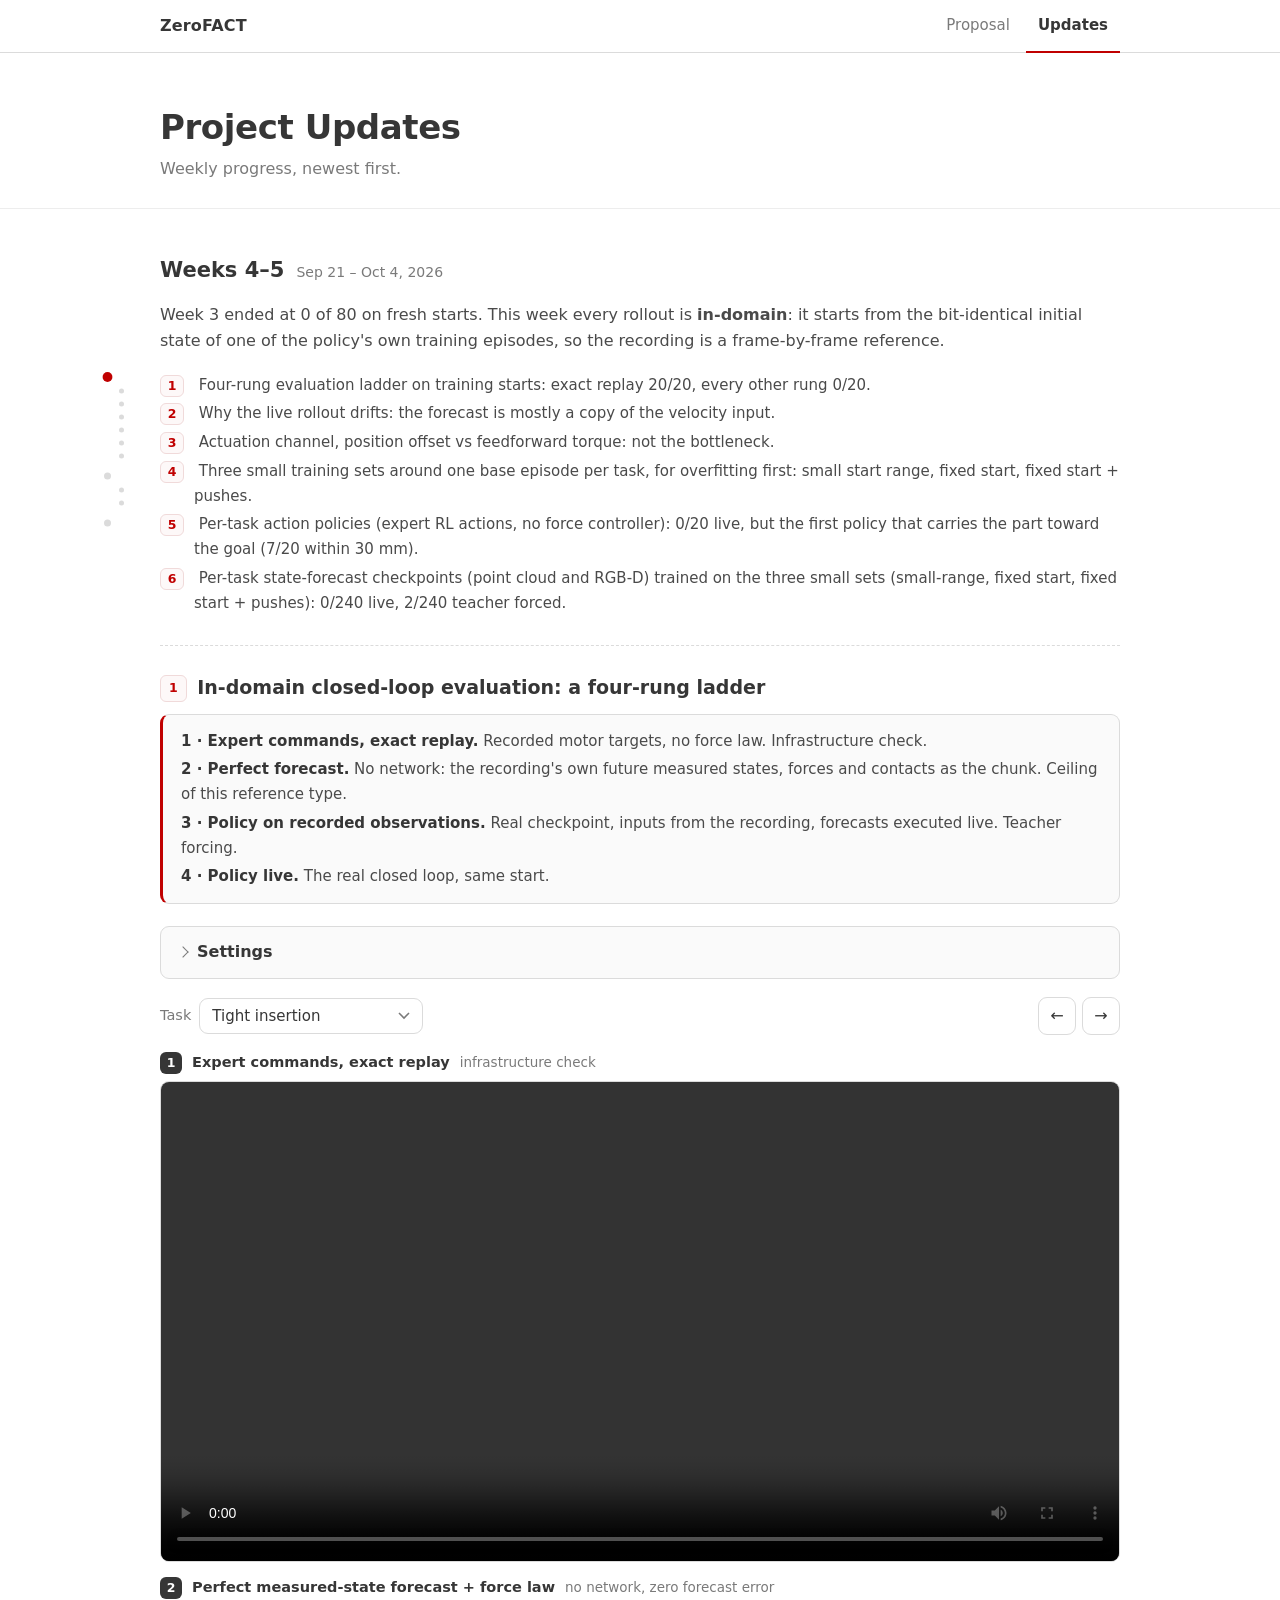
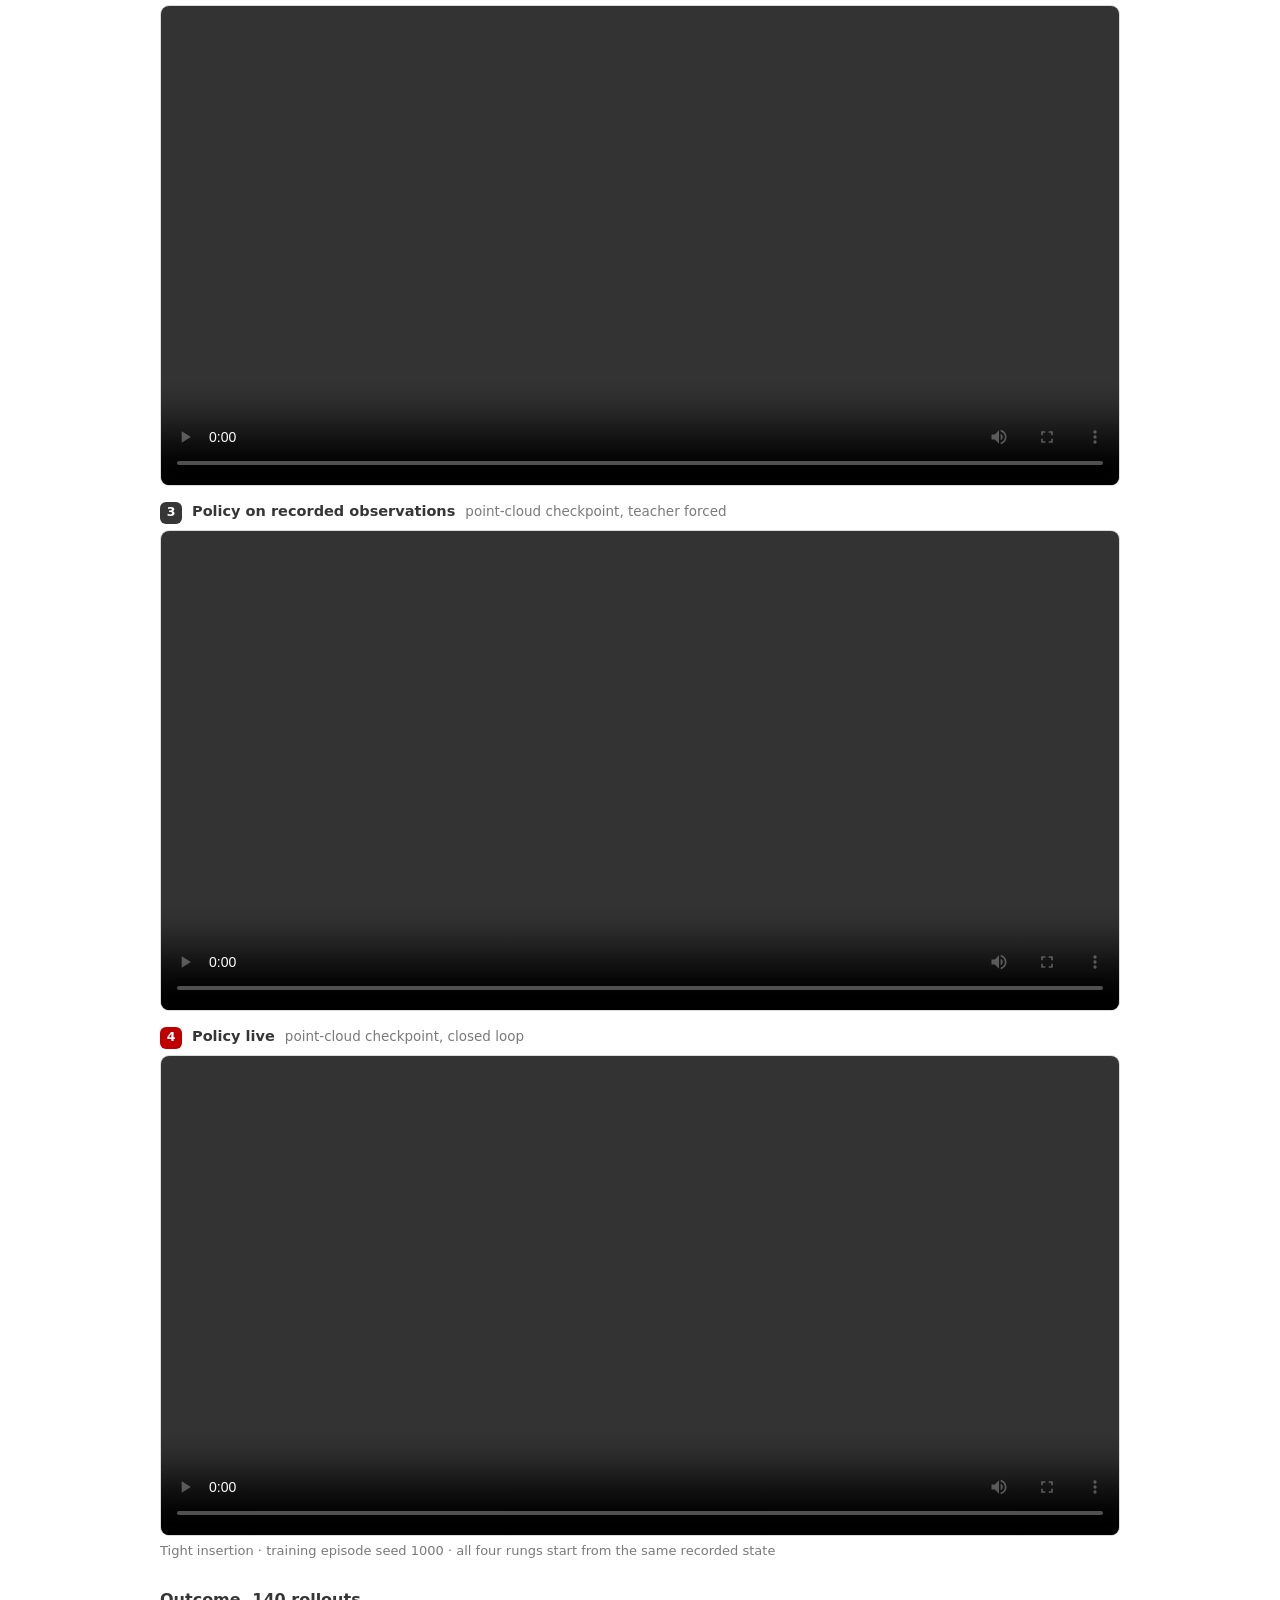
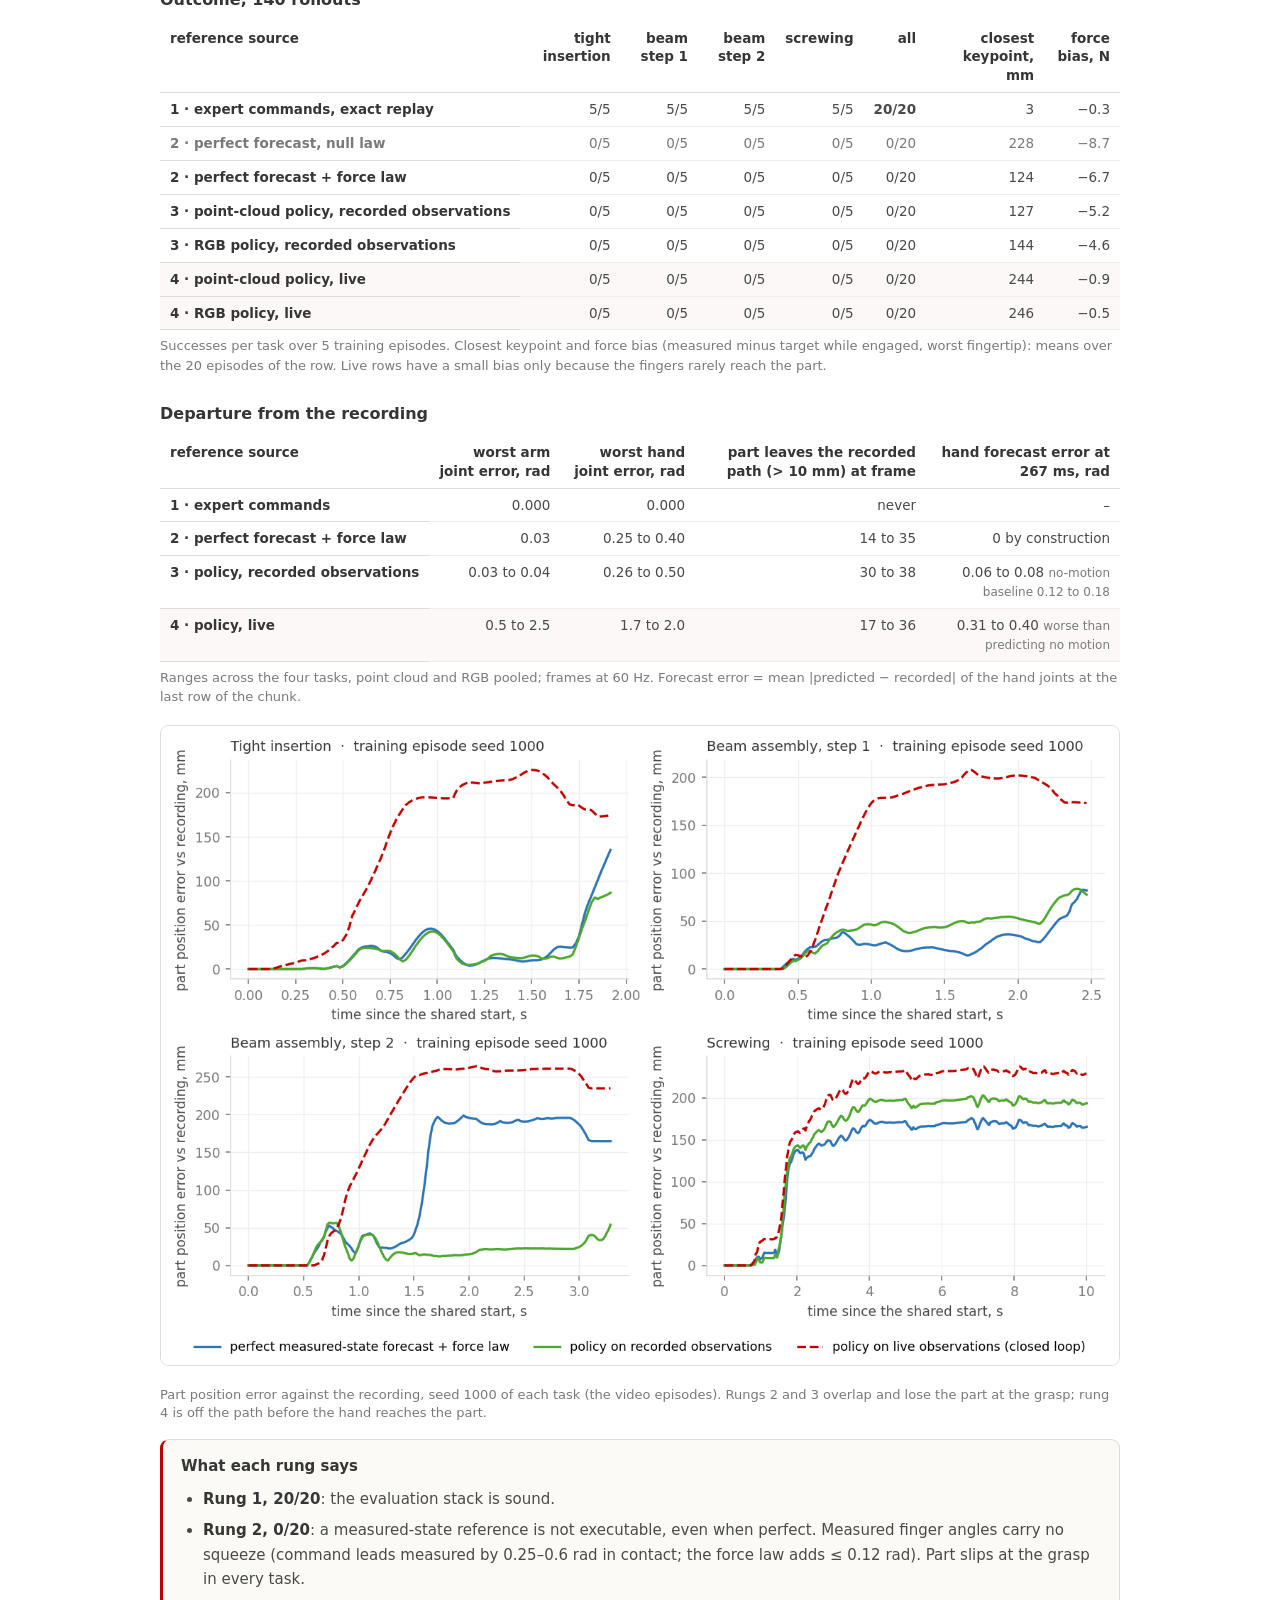
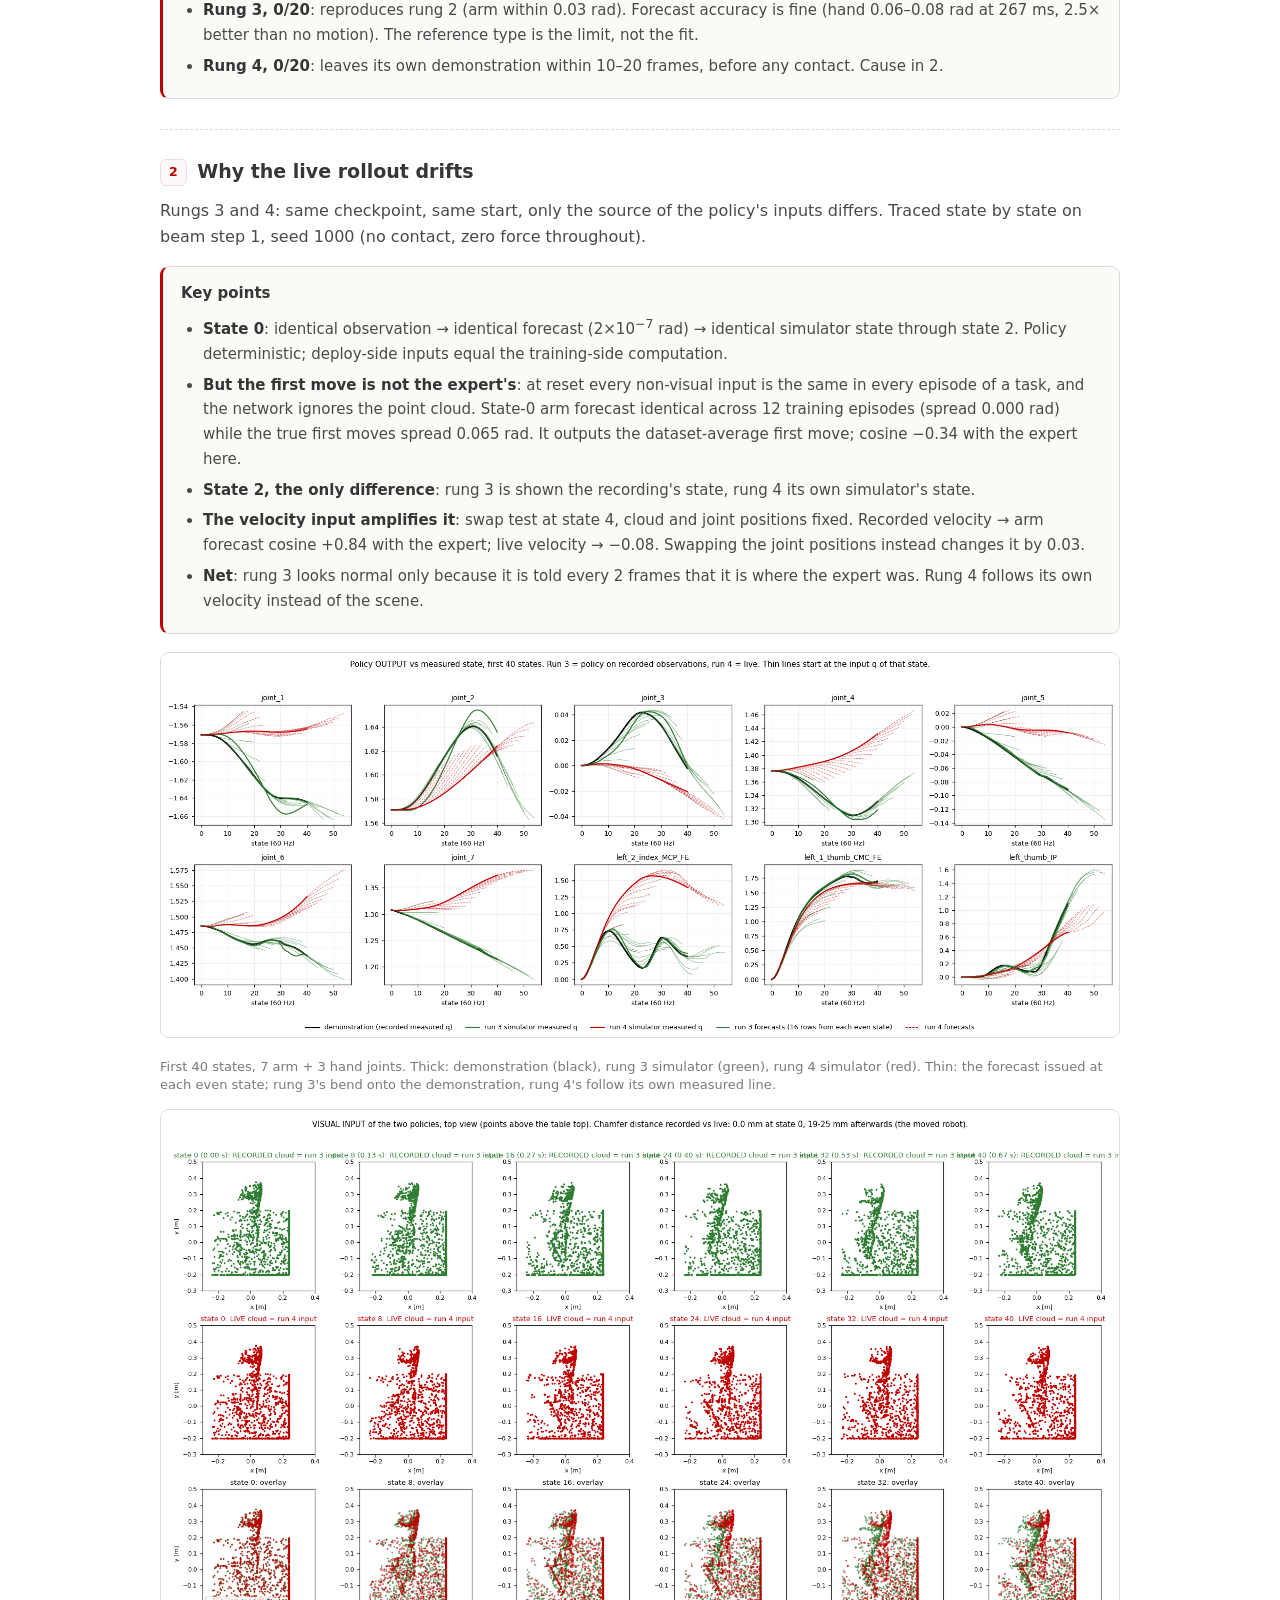
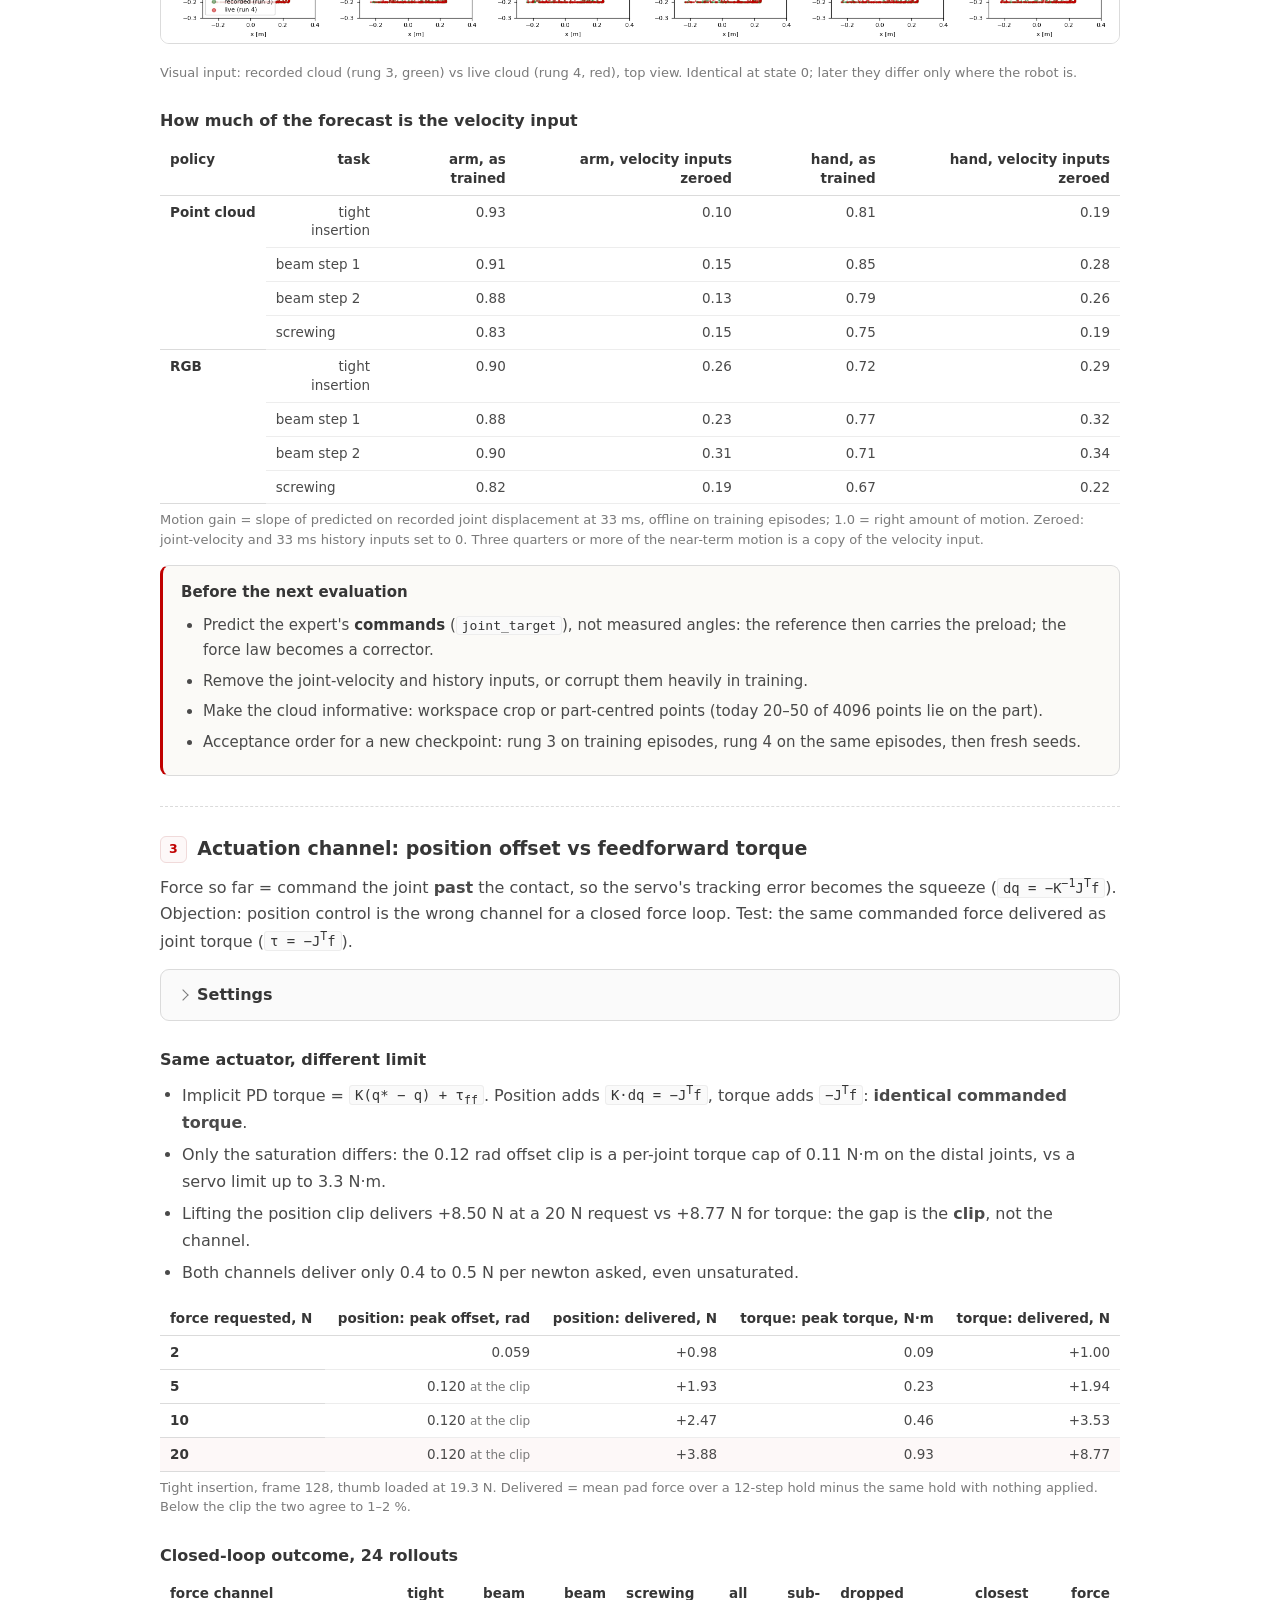
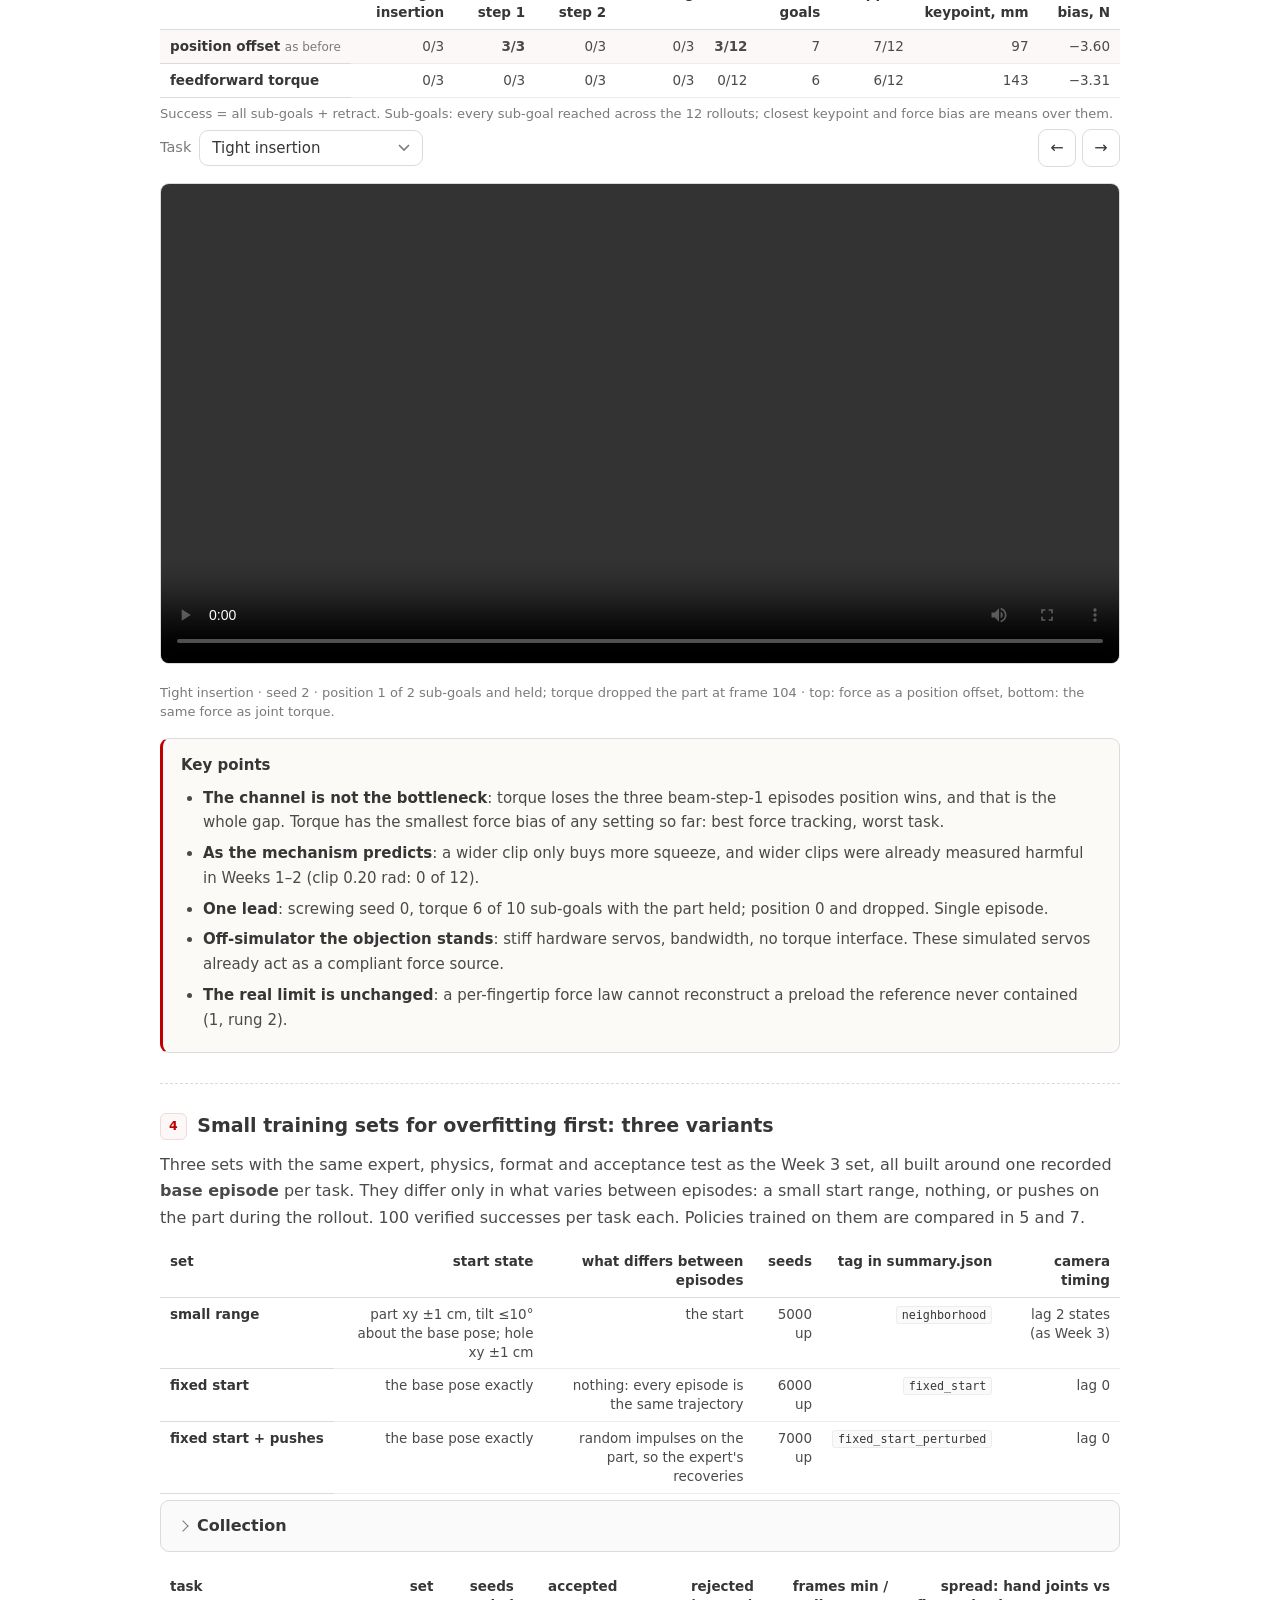
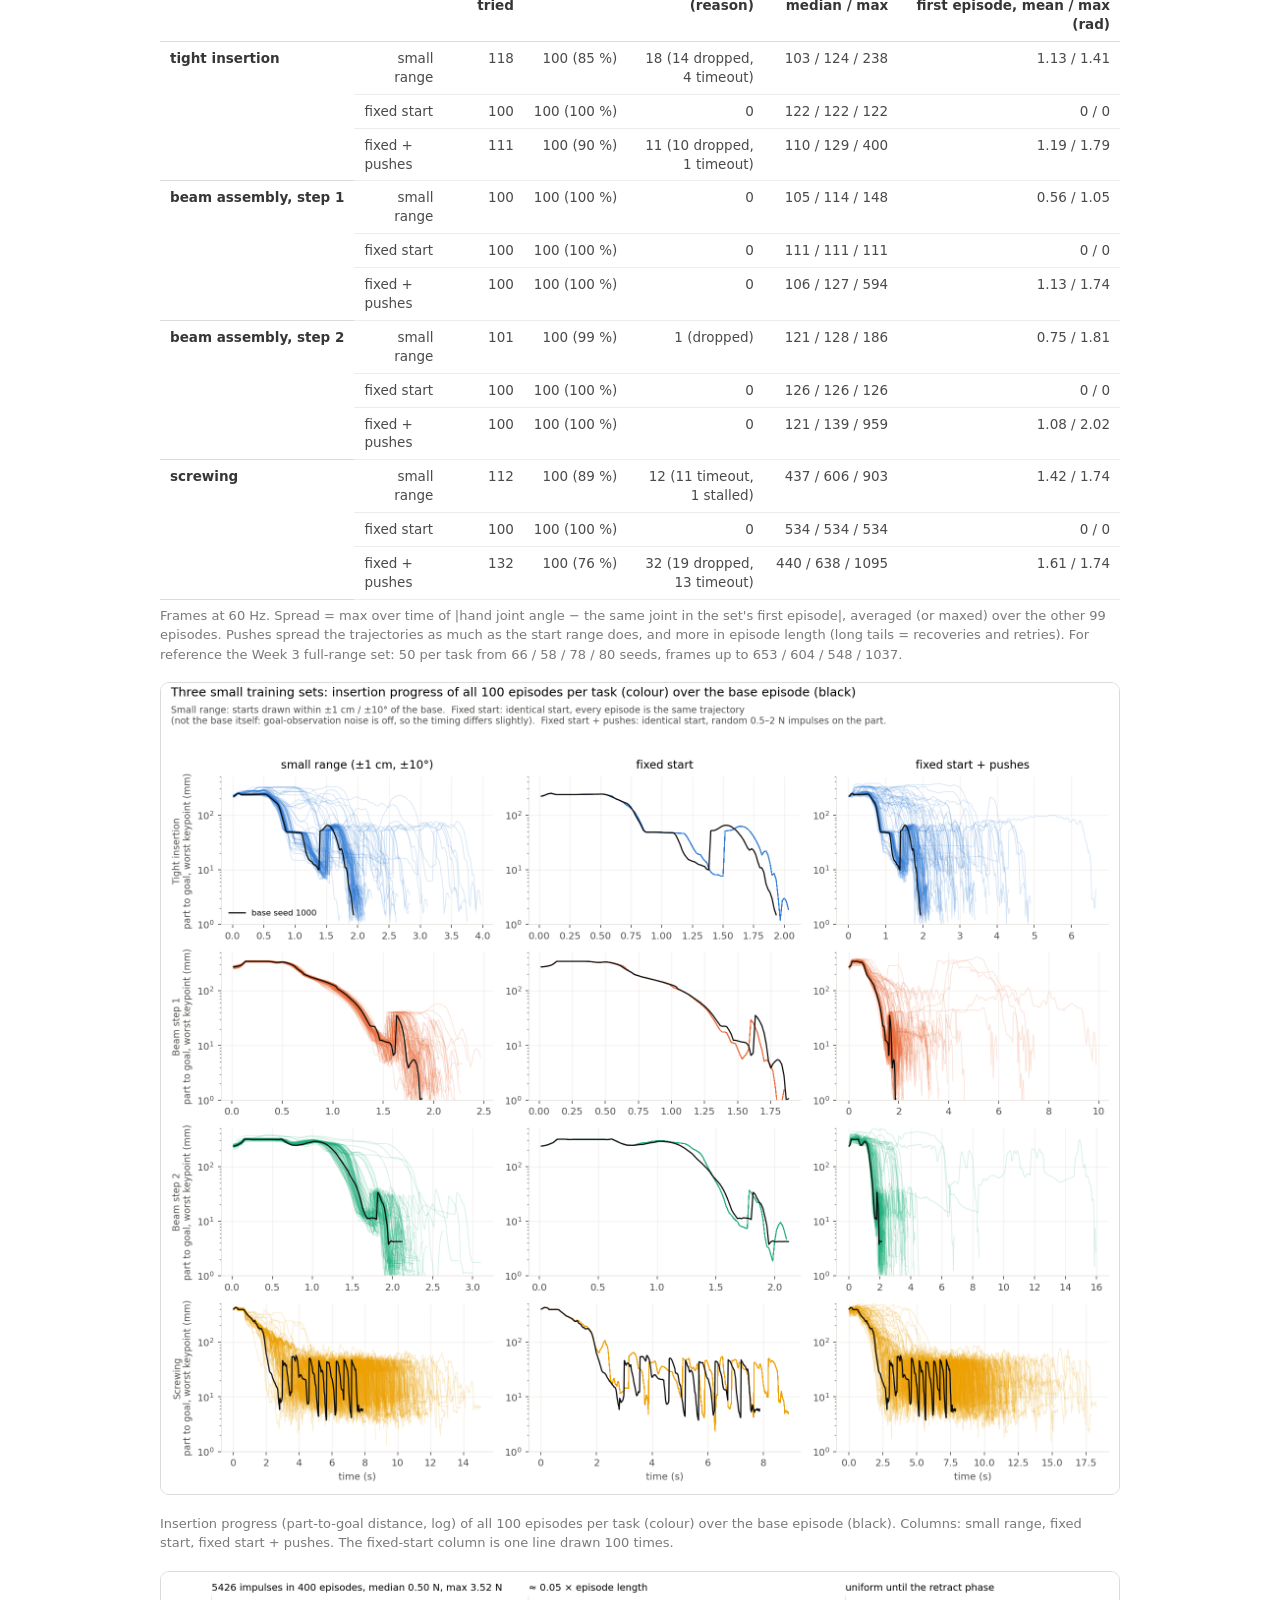
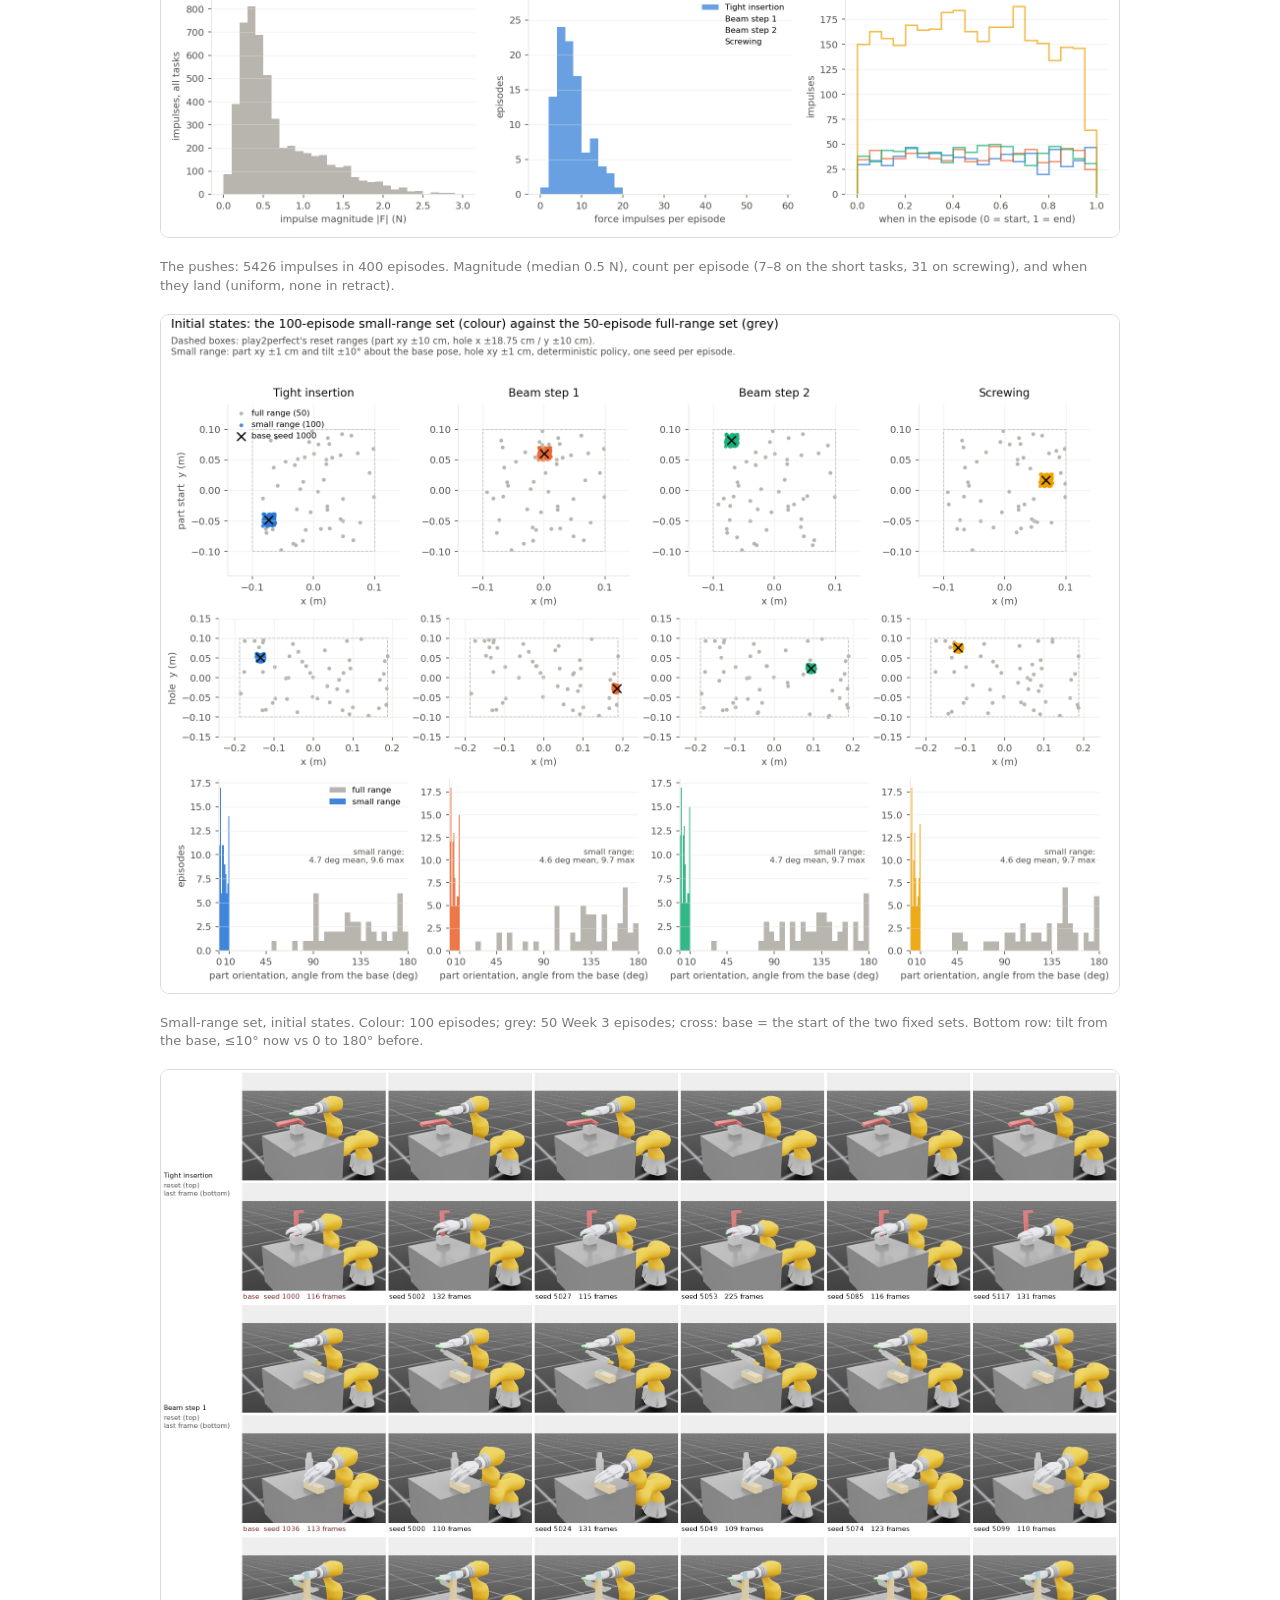
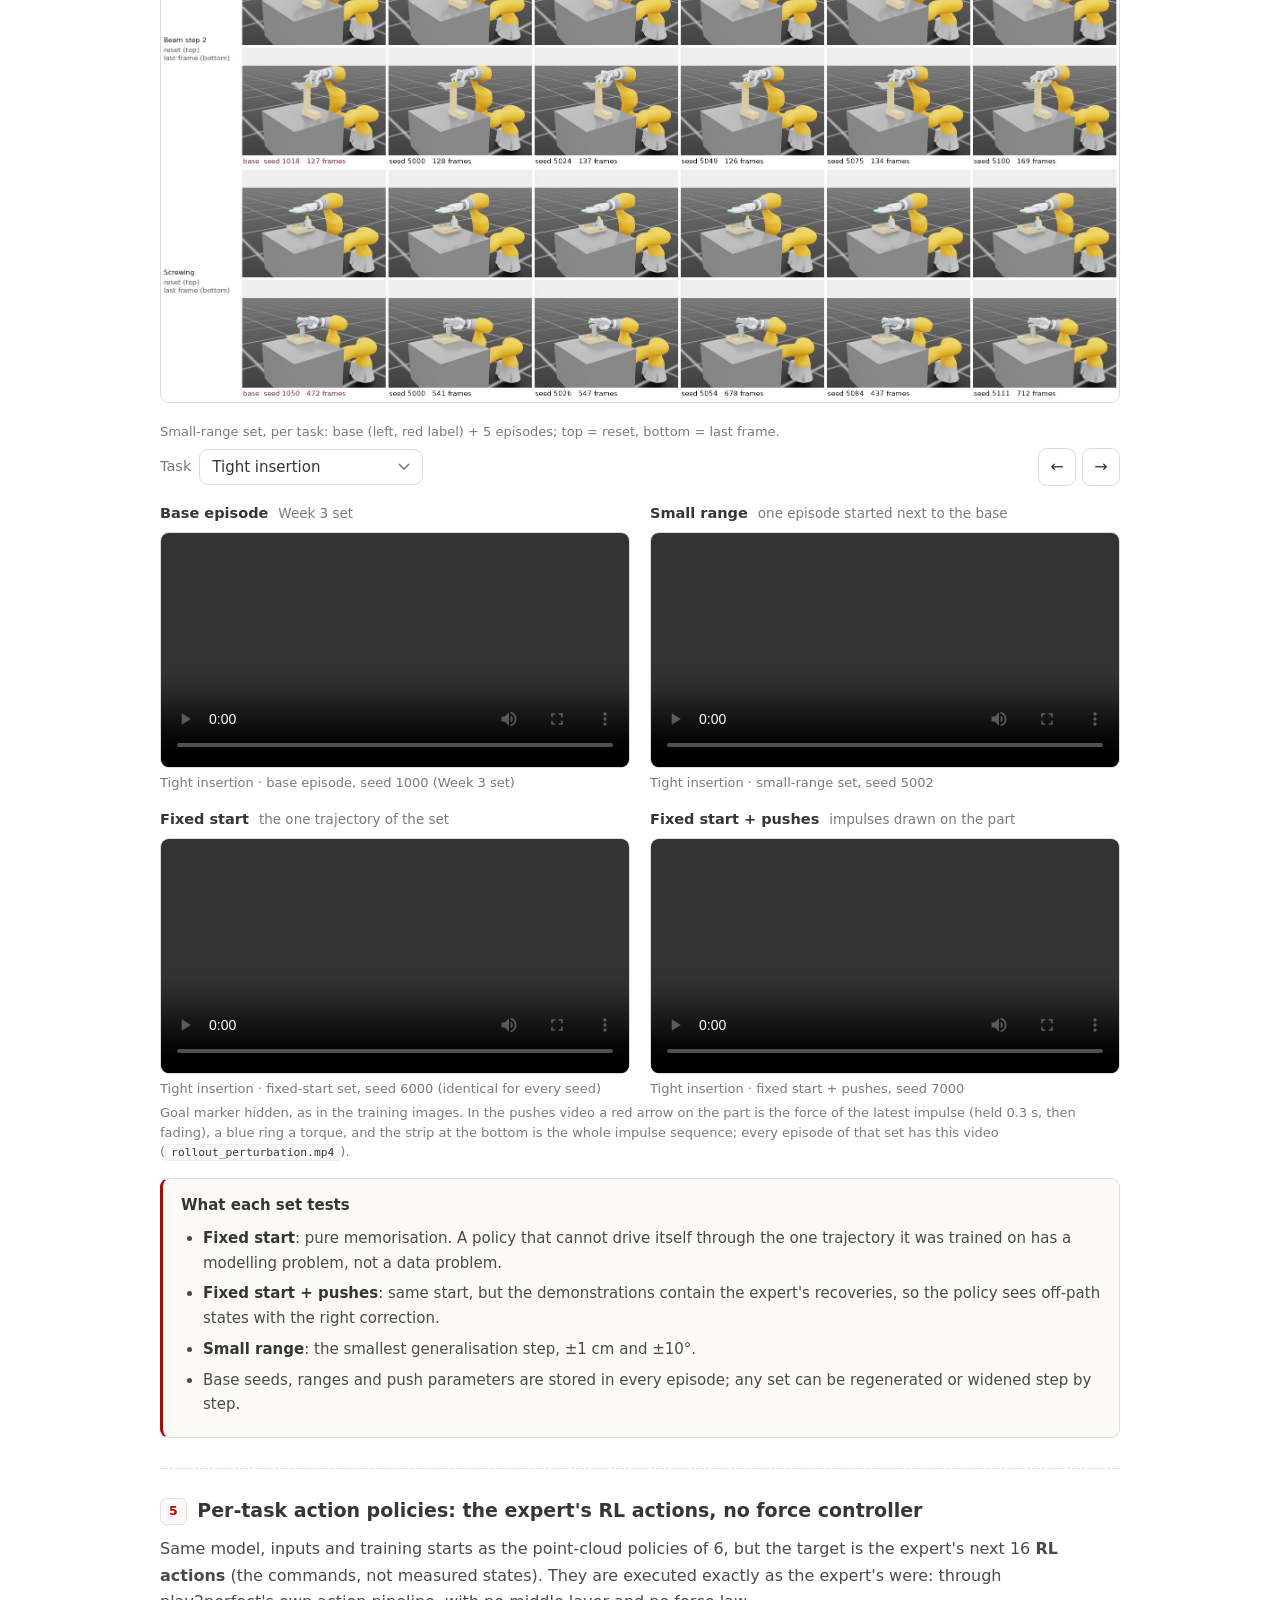
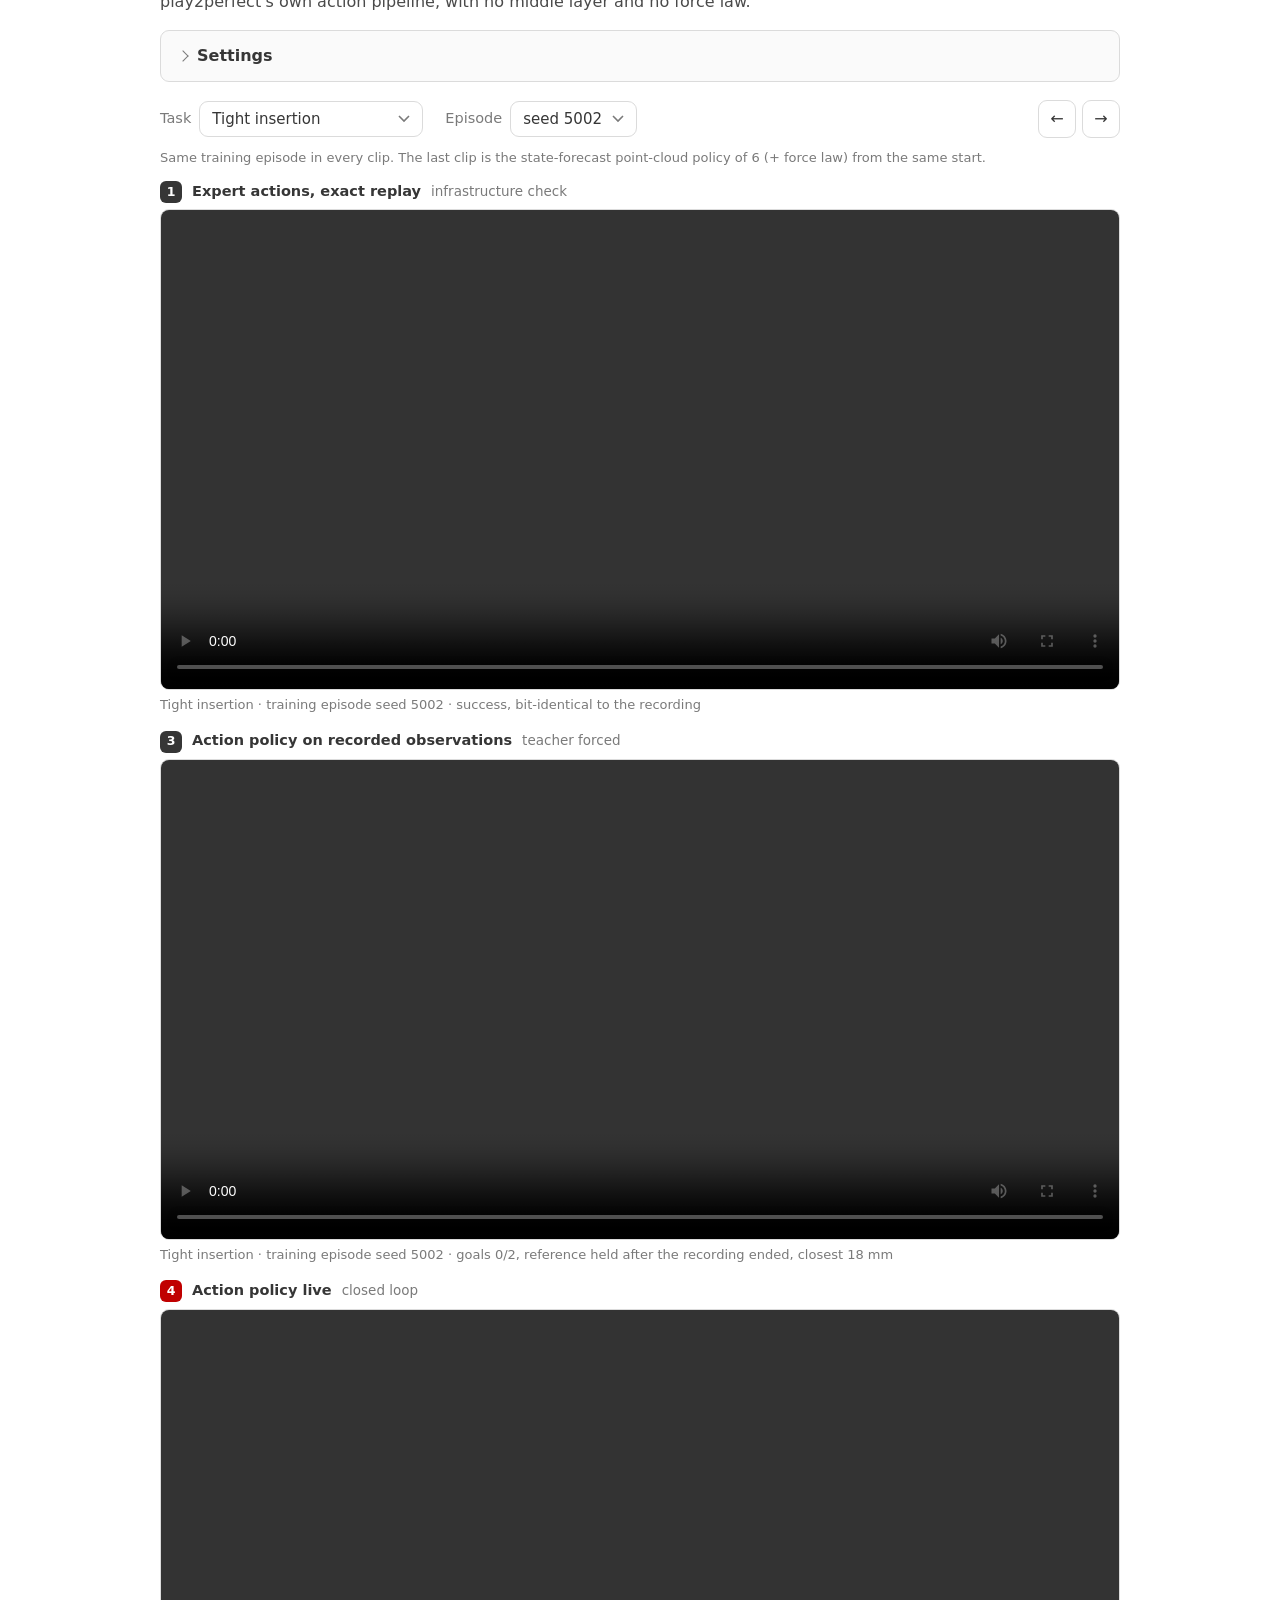
<file: updates.html>
<!doctype html>
<meta charset="utf-8">
<meta name="viewport" content="width=device-width, initial-scale=1">
<title>Project Updates &middot; ZeroFACT</title>
<link rel="stylesheet" href="assets/tabs.css">

<style>
/* palette and base type, matching index.html */
:root{
  --bg:#ffffff;
  --text:#4a4a4a;
  --head:#363636;
  --soft:#7a7a7a;
  --rule:#ededed;
  --rule2:#dbdbdb;
  --navy:#1f3864;
  --blue-ink:#2e75b6;
  --red:#c00000;
  --grey:#fafafa;
  --sans:system-ui,-apple-system,BlinkMacSystemFont,"Segoe UI",Roboto,"Helvetica Neue",Arial,sans-serif;
  --mono:ui-monospace,"SF Mono","DejaVu Sans Mono",Menlo,Consolas,monospace;
}
*{box-sizing:border-box}
html{-webkit-text-size-adjust:100%}
body{
  margin:0; background:var(--bg); color:var(--text);
  font-family:var(--sans); font-size:16px; line-height:1.65;
  -webkit-font-smoothing:antialiased;
}
.container{max-width:1008px; margin:0 auto; padding:0 24px}
h1,h2,h3{color:var(--head); font-weight:600; margin:0}
p{margin:0 0 16px}
p:last-child{margin-bottom:0}
a{color:var(--head)}
strong{color:var(--head); font-weight:600}
ul,ol{margin:0 0 16px; padding-left:22px}
li{margin-bottom:6px}
.f{color:var(--red); font-weight:600}
.k{color:var(--blue-ink); font-weight:600}
code{font-family:var(--mono); font-size:.87em; background:var(--grey);
     border:1px solid var(--rule); border-radius:3px; padding:1px 5px; color:var(--head)}
img,video{max-width:100%; height:auto; border-radius:9px}

/* page head */
.page-head{padding:54px 0 26px; border-bottom:1px solid var(--rule)}
.page-head h1{font-size:clamp(24px,4.4vw,34px); letter-spacing:-.012em; line-height:1.2; margin-bottom:8px}
.page-head .tag{color:var(--soft); font-size:16px; margin:0}

/* ── the log: one dated entry per week ─────────────────────────────── */
.log{padding:8px 0 80px}
.entry{padding:36px 0}
.entry + .entry{border-top:1px solid var(--rule)}
.entry .wk{display:flex; align-items:baseline; gap:12px; flex-wrap:wrap; margin:0 0 14px}
.entry .wk h2{font-size:21px; margin:0}
.entry .wk .dt{color:var(--soft); font-size:14px; font-variant-numeric:tabular-nums}
.entry h3{font-size:16.5px; margin:22px 0 6px}
.entry .todo{color:var(--soft); font-style:italic; font-size:14.5px}

/* result videos: two per row on a desktop, one on a phone */
.entry .note{margin:0 0 18px}
.entry .rows{margin:0 0 22px; padding:14px 18px; background:var(--grey);
             border:1px solid var(--rule2); border-left:3px solid var(--red); border-radius:9px;
             font-size:15px}
.entry .rows p{margin:0 0 4px}
.entry .rows p:last-child{margin:0}
.entry .rows b{color:var(--head); font-weight:600}
.picker{display:flex; align-items:center; gap:14px 22px; flex-wrap:wrap; margin:6px 0 16px}
.picker label{display:inline-flex; align-items:center; gap:8px; font-size:14.5px; color:var(--soft)}
.picker select{
  font-family:var(--sans); font-size:15px; color:var(--head); background:#fff;
  border:1.5px solid var(--rule2); border-radius:9px; padding:8px 34px 8px 12px; cursor:pointer;
  -webkit-appearance:none; appearance:none;
  background-image:url("data:image/svg+xml,%3Csvg xmlns='http://www.w3.org/2000/svg' width='12' height='8' viewBox='0 0 12 8'%3E%3Cpath d='M1 1l5 5 5-5' fill='none' stroke='%237a7a7a' stroke-width='1.6'/%3E%3C/svg%3E");
  background-repeat:no-repeat; background-position:right 12px center;
}
.picker select:hover{border-color:#9aa3ad}
.picker select:focus-visible{outline:2px solid var(--navy); outline-offset:2px}
.pick-nav{display:inline-flex; gap:6px; margin-left:auto}
.pick-nav button{
  font-family:var(--sans); font-size:16px; line-height:1; color:var(--head); background:#fff;
  border:1.5px solid var(--rule2); border-radius:9px; width:38px; height:38px; cursor:pointer;
}
.pick-nav button:hover{border-color:#9aa3ad}
.pick-nav button:focus-visible{outline:2px solid var(--navy); outline-offset:2px}
.viewer{margin:0}
/* one video at a time, so it may load eagerly; sized to fit the viewport
   height so all three rows are visible without scrolling */
.viewer video{display:block; width:auto; height:auto; max-width:100%; max-height:calc(100vh - 120px);
              margin:0 auto; background:#fff; border:1px solid var(--rule2); border-radius:9px}
.viewer figcaption{font-size:13px; color:var(--soft); margin-top:8px; font-variant-numeric:tabular-nums}
@media (max-width:760px){
  .picker{gap:10px 14px}
  .picker label{font-size:14px}
  .picker select{font-size:14.5px; padding:7px 30px 7px 10px}
  .pick-nav{margin-left:0}
}

/* ── week 3: results with settings, pickers and tables ─────────────── */
.result{margin:30px 0 0; padding-top:26px; border-top:1px dashed var(--rule2)}
.result h3{font-size:19px; margin:0 0 10px}
.result h3 .rn{display:inline-block; font-size:12.5px; font-weight:700; letter-spacing:.04em; text-transform:uppercase;
               color:var(--red); background:#fdf8f8; border:1px solid #f0dada; border-radius:6px; padding:2px 8px; margin-right:10px; vertical-align:2px}
.result h4{font-size:16px; color:var(--head); margin:26px 0 8px}
.result.arch{margin-top:22px; padding-top:22px}
.archfig{margin:14px 0 0; padding:10px 10px 8px; background:#fff; border:1px solid var(--rule2); border-radius:9px}
.result .lead{font-size:16px; margin:0 0 14px}
details.settings{margin:0 0 18px; padding:0 18px; background:var(--grey); border:1px solid var(--rule2); border-radius:9px}
details.settings summary{cursor:pointer; padding:12px 0; font-weight:600; color:var(--head); list-style:none; display:flex; align-items:center; gap:8px}
details.settings summary::-webkit-details-marker{display:none}
details.settings summary::before{content:""; width:7px; height:7px; border-right:1.5px solid var(--soft); border-bottom:1.5px solid var(--soft);
                                 transform:rotate(-45deg); transition:transform .15s; margin-right:2px}
details.settings[open] summary::before{transform:rotate(45deg)}
details.settings dl{display:grid; grid-template-columns:max-content 1fr; gap:8px 18px; margin:0; padding:2px 0 16px; font-size:14.5px; line-height:1.55}
details.settings dt{color:var(--head); font-weight:600; white-space:nowrap}
details.settings dd{margin:0}
details.settings dd b{color:var(--head); font-weight:600}
.duo{display:grid; grid-template-columns:1fr 1fr; gap:16px 20px; align-items:start; margin:12px 0 4px}
.duo figure{margin:0}
.duo video,.duo img{display:block; width:100%; height:auto; background:#fff; border:1px solid var(--rule2); border-radius:9px}
.duo figcaption,.stack figcaption{font-size:13px; color:var(--soft); margin-top:6px; line-height:1.45}
.stack{display:grid; gap:14px; margin:12px 0 4px}
.stack figure{margin:0}
.stack .lbl,.duo .lbl{display:flex; align-items:baseline; gap:10px; font-size:14.5px; color:var(--head); font-weight:600; margin:0 0 6px}
.stack .lbl .k,.duo .lbl .k{display:inline-flex; align-items:center; justify-content:center; width:22px; height:22px; border-radius:6px;
               font-size:12.5px; font-weight:700; color:#fff; background:var(--head)}
.stack .lbl .k.b,.duo .lbl .k.b{background:var(--red)}
.stack .lbl .sub,.duo .lbl .sub{font-weight:400; color:var(--soft); font-size:13.5px}
.stack video{display:block; width:100%; height:auto; background:#fff; border:1px solid var(--rule2); border-radius:9px}
.tblwrap{overflow-x:auto; -webkit-overflow-scrolling:touch; margin:8px 0 6px}
table.res{border-collapse:collapse; width:100%; font-size:13.5px; line-height:1.4; min-width:520px}
table.res th,table.res td{padding:7px 10px; border-bottom:1px solid var(--rule); text-align:right; vertical-align:top; font-variant-numeric:tabular-nums}
table.res th{color:var(--head); font-weight:600; border-bottom:1px solid var(--rule2)}
table.res th:first-child,table.res td:first-child{text-align:left}
table.res th[scope="row"]{color:var(--head); font-weight:600; white-space:nowrap}
table.res tr.hi td,table.res tr.hi th{background:#fdf8f8}
table.res tr.dim td,table.res tr.dim th{color:var(--soft)}
.tnote{font-size:13px; color:var(--soft); margin:4px 0 0; line-height:1.5}
.charts{padding:4px 0 14px}
.charts .chart{margin:8px 0 18px; padding:12px 12px 8px; background:#fff; border:1px solid var(--rule2); border-radius:9px}
.charts .chart figcaption{font-size:12.5px; color:var(--soft); margin-top:6px; line-height:1.45}
.charts .chart-row{display:grid; grid-template-columns:1fr 1fr; gap:14px}
.charts .chart-row .chart{margin:0 0 6px}
@media (max-width:760px){.charts .chart-row{grid-template-columns:1fr}}
.callout{margin:16px 0 0; padding:14px 18px; background:#fbfaf7; border:1px solid var(--rule2); border-left:3px solid var(--red); border-radius:9px; font-size:15px}
.callout p{margin:0 0 8px}
.callout p:last-child{margin:0}
.callout b{color:var(--head)}
@media (max-width:760px){
  .duo{grid-template-columns:1fr}
  details.settings dl{grid-template-columns:1fr; gap:2px 0}
  details.settings dt{margin-top:8px}
  .result h3{font-size:17.5px}
}

/* ── week summary: one line per result ─────────────────────────────── */
.entry .brief{margin:0 0 6px; padding:0; list-style:none; font-size:15px}
.entry .brief li{margin:0 0 4px; padding-left:34px; text-indent:-34px}
.entry .brief li b{display:inline-block; width:24px; text-indent:0; margin-right:10px; text-align:center;
                   font-size:12.5px; font-weight:700; color:var(--red); background:#fdf8f8; border:1px solid #f0dada; border-radius:6px; line-height:20px}
details.settings ul{margin:2px 0 14px; padding-left:20px; font-size:14.5px; line-height:1.55}
details.settings ul li{margin-bottom:4px}
details.settings ul b{color:var(--head)}
table.res .sub{color:var(--soft); font-weight:400; font-size:12px}

/* ── side navigation, as on the proposal page ───────────────────────── */
/* lives in the left gutter, so it never overlaps the column:
   a dot rail once there is room for it, dots plus labels when wider   */
.sidenav{display:none; position:fixed; top:50%; transform:translateY(-50%);
         z-index:50; flex-direction:column; gap:2px}
.sidenav a{display:flex; align-items:center; gap:10px; padding:3px 0;
           text-decoration:none; color:var(--soft); font-size:12.5px;
           line-height:1.2; white-space:nowrap}
.sidenav a.top{color:var(--head); font-weight:600; margin-top:6px}
.sidenav a.top:first-child{margin-top:0}
.sidenav a.sub{padding-left:14px}
.sidenav .dot{width:7px; height:7px; border-radius:50%; flex:none;
              background:var(--rule2); transition:background .15s, transform .15s}
.sidenav a.sub .dot{width:5px; height:5px; margin:0 1px}
.sidenav .txt{display:none; overflow:hidden; text-overflow:ellipsis}
.sidenav a:hover{color:var(--head)}
.sidenav a:hover .dot{background:var(--soft)}
.sidenav a[aria-current="true"]{color:var(--red); font-weight:600}
.sidenav a[aria-current="true"] .dot{background:var(--red); transform:scale(1.4)}
.sidenav a:focus-visible{outline:2px solid var(--navy); outline-offset:3px; border-radius:3px}
@media (min-width:1100px){.sidenav{display:flex; left:calc(50% - 536px)}}
@media (min-width:1360px){
  .sidenav{left:calc(50% - 676px); width:156px}
  .sidenav .txt{display:inline}
}
@media print{.sidenav{display:none}}

/* below 1100px there is no gutter for the rail, so the same sections are
   reached from a floating button that also names the current one       */
.tocbtn{
  display:none; position:fixed; z-index:60;
  right:calc(14px + env(safe-area-inset-right));
  bottom:calc(14px + env(safe-area-inset-bottom));
  align-items:center; gap:8px; max-width:min(64vw,230px);
  font-family:var(--sans); font-size:13px; font-weight:500; color:var(--head);
  background:#fff; border:1px solid var(--rule2); border-radius:999px;
  padding:9px 15px 9px 12px; cursor:pointer;
  box-shadow:0 2px 16px rgba(31,56,100,.16);
  -webkit-tap-highlight-color:transparent;
}
.tocbtn svg{flex:none; color:var(--soft)}
.tocbtn .cur{overflow:hidden; text-overflow:ellipsis; white-space:nowrap}
.tocbtn[aria-expanded="true"]{background:var(--head); border-color:var(--head); color:#fff}
.tocbtn[aria-expanded="true"] svg{color:rgba(255,255,255,.7)}
.tocbtn:focus-visible{outline:2px solid var(--navy); outline-offset:2px}
.tocveil{
  display:none; position:fixed; inset:0; z-index:59;
  background:rgba(24,28,35,.32);
  opacity:0; visibility:hidden; pointer-events:none;
  transition:opacity .18s, visibility .18s;
}
.tocmenu{
  display:none; position:fixed; z-index:61;
  right:calc(14px + env(safe-area-inset-right));
  bottom:calc(66px + env(safe-area-inset-bottom));
  width:min(76vw,260px); padding:6px;
  background:#fff; border:1px solid var(--rule2); border-radius:13px;
  box-shadow:0 10px 34px rgba(31,56,100,.22);
  max-height:min(66vh,470px); overflow-y:auto; -webkit-overflow-scrolling:touch;
  overscroll-behavior:contain;
  opacity:0; visibility:hidden; pointer-events:none;
  transform:translateY(8px) scale(.97); transform-origin:100% 100%;
  transition:opacity .16s, transform .16s, visibility .16s;
}
.tocveil[data-open="1"]{opacity:1; visibility:visible; pointer-events:auto}
.tocmenu[data-open="1"]{opacity:1; visibility:visible; pointer-events:auto; transform:none}
.tocmenu .hd{
  font-size:10.5px; letter-spacing:.1em; text-transform:uppercase;
  color:var(--soft); font-weight:600; margin:0; padding:6px 11px 5px;
}
.tocmenu a{
  display:flex; align-items:center; gap:10px; padding:8px 11px;
  border-radius:8px; text-decoration:none; color:var(--text);
  font-size:14px; line-height:1.25;
}
.tocmenu a.top{color:var(--head); font-weight:600; margin-top:4px}
.tocmenu a.sub{padding-left:26px; font-size:13.5px}
.tocmenu a .dot{width:7px; height:7px; border-radius:50%; flex:none; background:var(--rule2)}
.tocmenu a.sub .dot{width:5px; height:5px; margin:0 1px}
.tocmenu a[aria-current="true"]{color:var(--red); font-weight:600; background:#fdf4f4}
.tocmenu a[aria-current="true"] .dot{background:var(--red)}
.tocmenu a:focus-visible{outline:2px solid var(--navy); outline-offset:-2px}
@media (max-width:1099.98px){
  .tocbtn{display:inline-flex}
  .tocveil,.tocmenu{display:block}
}
@media print{.tocbtn,.tocveil,.tocmenu{display:none !important}}
html{scroll-behavior:smooth}
@media (prefers-reduced-motion:reduce){html{scroll-behavior:auto} *{transition:none !important}}

@media (max-width:760px){
  body{font-size:15.5px; line-height:1.6}
  .container{padding:0 18px}
  .page-head{padding:34px 0 20px}
  .entry{padding:28px 0}
  .entry .wk h2{font-size:19px}
}
</style>

<header class="topbar">
  <div class="container">
    <a class="brand" href="index.html">ZeroFACT</a>
    <nav class="tabs" aria-label="Pages">
      <a href="index.html">Proposal</a>
      <a href="updates.html" aria-current="page">Updates</a>
    </nav>
  </div>
</header>

<div class="page-head">
  <div class="container">
    <h1>Project Updates</h1>
    <p class="tag">Weekly progress, newest first.</p>
  </div>
</div>

<main class="log">
  <div class="container">

    <!-- To add a week: copy one <article> block, paste it at the top of this
         list (newest first), bump the id and the title, set the dates, and
         replace the placeholder paragraph with notes. -->

    <article class="entry" id="week-4">
      <div class="wk"><h2>Weeks 4&ndash;5</h2><span class="dt">Sep 21 &ndash; Oct 4, 2026</span></div>
      <p class="note">Week 3 ended at 0 of 80 on fresh starts. This week every rollout is <b>in-domain</b>: it starts from the bit-identical
      initial state of one of the policy's own training episodes, so the recording is a frame-by-frame reference.</p>
      <ul class="brief">
        <li><b>1</b> Four-rung evaluation ladder on training starts: exact replay 20/20, every other rung 0/20.</li>
        <li><b>2</b> Why the live rollout drifts: the forecast is mostly a copy of the velocity input.</li>
        <li><b>3</b> Actuation channel, position offset vs feedforward torque: not the bottleneck.</li>
        <li><b>4</b> Three small training sets around one base episode per task, for overfitting first: small start range, fixed start, fixed start + pushes.</li>
        <li><b>5</b> Per-task action policies (expert RL actions, no force controller): 0/20 live, but the first policy that carries the part toward the goal (7/20 within 30 mm).</li>
        <li><b>6</b> Per-task state-forecast checkpoints (point cloud and RGB-D) trained on the three small sets (small-range, fixed start, fixed start + pushes): 0/240 live, 2/240 teacher forced.</li>
      </ul>

      <!-- ─────────────── 1: the in-domain ladder ─────────────── -->
      <section class="result" id="w4-r1">
        <h3><span class="rn">1</span>In-domain closed-loop evaluation: a four-rung ladder</h3>
        <div class="rows">
          <p><b>1 &middot; Expert commands, exact replay.</b> Recorded motor targets, no force law. Infrastructure check.</p>
          <p><b>2 &middot; Perfect forecast.</b> No network: the recording's own future measured states, forces and contacts as the chunk. Ceiling of this reference type.</p>
          <p><b>3 &middot; Policy on recorded observations.</b> Real checkpoint, inputs from the recording, forecasts executed live. Teacher forcing.</p>
          <p><b>4 &middot; Policy live.</b> The real closed loop, same start.</p>
        </div>

        <details class="settings">
          <summary>Settings</summary>
          <ul>
            <li><b>Episodes</b>: 5 training episodes per task (seeds 1000&ndash;1079). 4 tasks &times; 5 episodes &times; 7 conditions = <b>140 rollouts</b>; every reset bit-identical to the recording.</li>
            <li><b>Policy</b>: Week 3 checkpoints unchanged; point cloud in the videos, RGB in the tables. Rungs 1 and 2 use no network.</li>
            <li><b>Loop</b>: forecast every 2 states, linear interpolation at 120 Hz, velocity feedforward, task-space force law (kp 0.3, ki 10, clip 0.12 rad). Rung 1: recorded PD targets, hold interpolation, null law.</li>
            <li><b>Rungs 2 and 3</b>: forecasts end with the recording; the last reference is held 2 s for a verdict.</li>
            <li><b>End</b>: success = all sub-goals + retract; otherwise 10 s no-progress timeout.</li>
          </ul>
        </details>

        <div class="picker" id="w4r1-pick" role="group" aria-label="Choose a task">
          <label>Task <select class="pk-task"></select></label>
          <span class="pick-nav"><button type="button" class="pk-prev" aria-label="Previous task">&larr;</button><button type="button" class="pk-next" aria-label="Next task">&rarr;</button></span>
        </div>
        <div class="stack">
          <figure>
            <p class="lbl"><span class="k">1</span>Expert commands, exact replay <span class="sub">infrastructure check</span></p>
            <video class="pk-video-1" controls preload="auto" playsinline></video>
          </figure>
          <figure>
            <p class="lbl"><span class="k">2</span>Perfect measured-state forecast + force law <span class="sub">no network, zero forecast error</span></p>
            <video class="pk-video-2" controls preload="auto" playsinline></video>
          </figure>
          <figure>
            <p class="lbl"><span class="k">3</span>Policy on recorded observations <span class="sub">point-cloud checkpoint, teacher forced</span></p>
            <video class="pk-video-3" controls preload="auto" playsinline></video>
          </figure>
          <figure>
            <p class="lbl"><span class="k b">4</span>Policy live <span class="sub">point-cloud checkpoint, closed loop</span></p>
            <video class="pk-video-4" controls preload="auto" playsinline></video>
            <figcaption class="pk-cap4"></figcaption>
          </figure>
        </div>

        <h4>Outcome, 140 rollouts</h4>
        <div class="tblwrap"><table class="res">
          <thead><tr><th>reference source</th><th>tight insertion</th><th>beam step 1</th><th>beam step 2</th><th>screwing</th><th>all</th><th>closest keypoint, mm</th><th>force bias, N</th></tr></thead>
          <tbody>
            <tr><th scope="row">1 &middot; expert commands, exact replay</th><td>5/5</td><td>5/5</td><td>5/5</td><td>5/5</td><td><b>20/20</b></td><td>3</td><td>&minus;0.3</td></tr>
            <tr class="dim"><th scope="row">2 &middot; perfect forecast, null law</th><td>0/5</td><td>0/5</td><td>0/5</td><td>0/5</td><td>0/20</td><td>228</td><td>&minus;8.7</td></tr>
            <tr><th scope="row">2 &middot; perfect forecast + force law</th><td>0/5</td><td>0/5</td><td>0/5</td><td>0/5</td><td>0/20</td><td>124</td><td>&minus;6.7</td></tr>
            <tr><th scope="row">3 &middot; point-cloud policy, recorded observations</th><td>0/5</td><td>0/5</td><td>0/5</td><td>0/5</td><td>0/20</td><td>127</td><td>&minus;5.2</td></tr>
            <tr><th scope="row">3 &middot; RGB policy, recorded observations</th><td>0/5</td><td>0/5</td><td>0/5</td><td>0/5</td><td>0/20</td><td>144</td><td>&minus;4.6</td></tr>
            <tr class="hi"><th scope="row">4 &middot; point-cloud policy, live</th><td>0/5</td><td>0/5</td><td>0/5</td><td>0/5</td><td>0/20</td><td>244</td><td>&minus;0.9</td></tr>
            <tr class="hi"><th scope="row">4 &middot; RGB policy, live</th><td>0/5</td><td>0/5</td><td>0/5</td><td>0/5</td><td>0/20</td><td>246</td><td>&minus;0.5</td></tr>
          </tbody>
        </table></div>
        <p class="tnote">Successes per task over 5 training episodes. Closest keypoint and force bias (measured minus target while engaged, worst fingertip): means over the 20 episodes of the row. Live rows have a small bias only because the fingers rarely reach the part.</p>

        <h4>Departure from the recording</h4>
        <div class="tblwrap"><table class="res">
          <thead><tr><th>reference source</th><th>worst arm joint error, rad</th><th>worst hand joint error, rad</th><th>part leaves the recorded path (&gt; 10 mm) at frame</th><th>hand forecast error at 267 ms, rad</th></tr></thead>
          <tbody>
            <tr><th scope="row">1 &middot; expert commands</th><td>0.000</td><td>0.000</td><td>never</td><td>&ndash;</td></tr>
            <tr><th scope="row">2 &middot; perfect forecast + force law</th><td>0.03</td><td>0.25 to 0.40</td><td>14 to 35</td><td>0 by construction</td></tr>
            <tr><th scope="row">3 &middot; policy, recorded observations</th><td>0.03 to 0.04</td><td>0.26 to 0.50</td><td>30 to 38</td><td>0.06 to 0.08 <span class="sub">no-motion baseline 0.12 to 0.18</span></td></tr>
            <tr class="hi"><th scope="row">4 &middot; policy, live</th><td>0.5 to 2.5</td><td>1.7 to 2.0</td><td>17 to 36</td><td>0.31 to 0.40 <span class="sub">worse than predicting no motion</span></td></tr>
          </tbody>
        </table></div>
        <p class="tnote">Ranges across the four tasks, point cloud and RGB pooled; frames at 60 Hz. Forecast error = mean |predicted &minus; recorded| of the hand joints at the last row of the chunk.</p>

        <figure class="stack" style="margin-top:18px">
          <img src="assets/updates/week4/departure_seed1000.png" alt="Part position error versus the recording over time, four tasks, for the perfect forecast, the policy on recorded observations and the live policy" style="display:block;width:100%;height:auto;border:1px solid var(--rule2);border-radius:9px;background:#fff">
          <figcaption>Part position error against the recording, seed 1000 of each task (the video episodes). Rungs 2 and 3 overlap and lose the part at the grasp; rung 4 is off the path before the hand reaches the part.</figcaption>
        </figure>

        <div class="callout">
          <p><b>What each rung says</b></p>
          <ul style="margin:0">
            <li><b>Rung 1, 20/20</b>: the evaluation stack is sound.</li>
            <li><b>Rung 2, 0/20</b>: a measured-state reference is not executable, even when perfect. Measured finger angles carry no squeeze (command leads measured by 0.25&ndash;0.6 rad in contact; the force law adds &le; 0.12 rad). Part slips at the grasp in every task.</li>
            <li><b>Rung 3, 0/20</b>: reproduces rung 2 (arm within 0.03 rad). Forecast accuracy is fine (hand 0.06&ndash;0.08 rad at 267 ms, 2.5&times; better than no motion). The reference type is the limit, not the fit.</li>
            <li><b>Rung 4, 0/20</b>: leaves its own demonstration within 10&ndash;20 frames, before any contact. Cause in 2.</li>
          </ul>
        </div>
      </section>

      <!-- ─────────────── 2: why the live rollout drifts ─────────────── -->
      <section class="result" id="w4-r2">
        <h3><span class="rn">2</span>Why the live rollout drifts</h3>
        <p class="lead">Rungs 3 and 4: same checkpoint, same start, only the source of the policy's inputs differs. Traced state by state on beam step 1, seed 1000 (no contact, zero force throughout).</p>

        <div class="callout">
          <p><b>Key points</b></p>
          <ul style="margin:0">
            <li><b>State 0</b>: identical observation &rarr; identical forecast (2&times;10<sup>&minus;7</sup> rad) &rarr; identical simulator state through state 2. Policy deterministic; deploy-side inputs equal the training-side computation.</li>
            <li><b>But the first move is not the expert's</b>: at reset every non-visual input is the same in every episode of a task, and the network ignores the point cloud. State-0 arm forecast identical across 12 training episodes (spread 0.000 rad) while the true first moves spread 0.065 rad. It outputs the dataset-average first move; cosine &minus;0.34 with the expert here.</li>
            <li><b>State 2, the only difference</b>: rung 3 is shown the recording's state, rung 4 its own simulator's state.</li>
            <li><b>The velocity input amplifies it</b>: swap test at state 4, cloud and joint positions fixed. Recorded velocity &rarr; arm forecast cosine +0.84 with the expert; live velocity &rarr; &minus;0.08. Swapping the joint positions instead changes it by 0.03.</li>
            <li><b>Net</b>: rung 3 looks normal only because it is told every 2 frames that it is where the expert was. Rung 4 follows its own velocity instead of the scene.</li>
          </ul>
        </div>

        <figure class="stack" style="margin-top:18px">
          <img src="assets/updates/week4/beam1_seed1000_forecasts_vs_measured.png" alt="Per joint: demonstration, measured state of both simulators, and the 16-row forecasts of both runs over the first 40 states" style="display:block;width:100%;height:auto;border:1px solid var(--rule2);border-radius:9px;background:#fff">
          <figcaption>First 40 states, 7 arm + 3 hand joints. Thick: demonstration (black), rung 3 simulator (green), rung 4 simulator (red). Thin: the forecast issued at each even state; rung 3's bend onto the demonstration, rung 4's follow its own measured line.</figcaption>
        </figure>

        <figure class="stack" style="margin-top:14px">
          <img src="assets/updates/week4/beam1_seed1000_clouds.png" alt="Recorded point cloud fed to rung 3 vs live point cloud fed to rung 4, top view, at six states" style="display:block;width:100%;height:auto;border:1px solid var(--rule2);border-radius:9px;background:#fff">
          <figcaption>Visual input: recorded cloud (rung 3, green) vs live cloud (rung 4, red), top view. Identical at state 0; later they differ only where the robot is.</figcaption>
        </figure>

        <h4>How much of the forecast is the velocity input</h4>
        <div class="tblwrap"><table class="res">
          <thead><tr><th>policy</th><th>task</th><th>arm, as trained</th><th>arm, velocity inputs zeroed</th><th>hand, as trained</th><th>hand, velocity inputs zeroed</th></tr></thead>
          <tbody>
            <tr><th scope="row" rowspan="4">Point cloud</th><td>tight insertion</td><td>0.93</td><td>0.10</td><td>0.81</td><td>0.19</td></tr>
            <tr><td>beam step 1</td><td>0.91</td><td>0.15</td><td>0.85</td><td>0.28</td></tr>
            <tr><td>beam step 2</td><td>0.88</td><td>0.13</td><td>0.79</td><td>0.26</td></tr>
            <tr><td>screwing</td><td>0.83</td><td>0.15</td><td>0.75</td><td>0.19</td></tr>
            <tr><th scope="row" rowspan="4">RGB</th><td>tight insertion</td><td>0.90</td><td>0.26</td><td>0.72</td><td>0.29</td></tr>
            <tr><td>beam step 1</td><td>0.88</td><td>0.23</td><td>0.77</td><td>0.32</td></tr>
            <tr><td>beam step 2</td><td>0.90</td><td>0.31</td><td>0.71</td><td>0.34</td></tr>
            <tr><td>screwing</td><td>0.82</td><td>0.19</td><td>0.67</td><td>0.22</td></tr>
          </tbody>
        </table></div>
        <p class="tnote">Motion gain = slope of predicted on recorded joint displacement at 33 ms, offline on training episodes; 1.0 = right amount of motion. Zeroed: joint-velocity and 33 ms history inputs set to 0. Three quarters or more of the near-term motion is a copy of the velocity input.</p>

        <div class="callout">
          <p><b>Before the next evaluation</b></p>
          <ul style="margin:0">
            <li>Predict the expert's <b>commands</b> (<code>joint_target</code>), not measured angles: the reference then carries the preload; the force law becomes a corrector.</li>
            <li>Remove the joint-velocity and history inputs, or corrupt them heavily in training.</li>
            <li>Make the cloud informative: workspace crop or part-centred points (today 20&ndash;50 of 4096 points lie on the part).</li>
            <li>Acceptance order for a new checkpoint: rung 3 on training episodes, rung 4 on the same episodes, then fresh seeds.</li>
          </ul>
        </div>
      </section>

      <!-- ─────────────── 3: actuation channel ─────────────── -->
      <section class="result" id="w4-r3">
        <h3><span class="rn">3</span>Actuation channel: position offset vs feedforward torque</h3>
        <p class="lead">Force so far = command the joint <b>past</b> the contact, so the servo's tracking error becomes the squeeze
        (<code>dq = &minus;K<sup>&minus;1</sup>J<sup>T</sup>f</code>). Objection: position control is the wrong channel for a closed force loop.
        Test: the same commanded force delivered as joint torque (<code>&tau; = &minus;J<sup>T</sup>f</code>).</p>

        <details class="settings">
          <summary>Settings</summary>
          <ul>
            <li><b>Episodes</b>: 12 perfect expert episodes, 3 per task; 2 conditions = <b>24 rollouts</b>, one cold-start process each.</li>
            <li><b>Reference</b>: oracle chunk policy re-planned every 12 frames from the current state, so both arms share it only until their control diverges. Measured joint states, so the law must supply the preload (rung 2 of 1).</li>
            <li><b>Position arm</b>: task-space law, kp 0.3, ki 10, offset clip 0.12 rad.</li>
            <li><b>Torque arm</b>: same commanded force as joint torque, clipped at the servo limits (0.4 to 3.3 N&middot;m); position target keeps the reference + contact-point channel only.</li>
          </ul>
        </details>

        <h4>Same actuator, different limit</h4>
        <ul>
          <li>Implicit PD torque = <code>K(q* &minus; q) + &tau;<sub>ff</sub></code>. Position adds <code>K&middot;dq = &minus;J<sup>T</sup>f</code>, torque adds <code>&minus;J<sup>T</sup>f</code>: <b>identical commanded torque</b>.</li>
          <li>Only the saturation differs: the 0.12 rad offset clip is a per-joint torque cap of 0.11 N&middot;m on the distal joints, vs a servo limit up to 3.3 N&middot;m.</li>
          <li>Lifting the position clip delivers +8.50 N at a 20 N request vs +8.77 N for torque: the gap is the <b>clip</b>, not the channel.</li>
          <li>Both channels deliver only 0.4 to 0.5 N per newton asked, even unsaturated.</li>
        </ul>

        <div class="tblwrap"><table class="res">
          <thead><tr><th>force requested, N</th><th>position: peak offset, rad</th><th>position: delivered, N</th><th>torque: peak torque, N&middot;m</th><th>torque: delivered, N</th></tr></thead>
          <tbody>
            <tr><th scope="row">2</th><td>0.059</td><td>+0.98</td><td>0.09</td><td>+1.00</td></tr>
            <tr><th scope="row">5</th><td>0.120 <span class="sub">at the clip</span></td><td>+1.93</td><td>0.23</td><td>+1.94</td></tr>
            <tr><th scope="row">10</th><td>0.120 <span class="sub">at the clip</span></td><td>+2.47</td><td>0.46</td><td>+3.53</td></tr>
            <tr class="hi"><th scope="row">20</th><td>0.120 <span class="sub">at the clip</span></td><td>+3.88</td><td>0.93</td><td>+8.77</td></tr>
          </tbody>
        </table></div>
        <p class="tnote">Tight insertion, frame 128, thumb loaded at 19.3 N. Delivered = mean pad force over a 12-step hold minus the same hold with nothing applied. Below the clip the two agree to 1&ndash;2 %.</p>

        <h4>Closed-loop outcome, 24 rollouts</h4>
        <div class="tblwrap"><table class="res">
          <thead><tr><th>force channel</th><th>tight insertion</th><th>beam step 1</th><th>beam step 2</th><th>screwing</th><th>all</th><th>sub-goals</th><th>dropped</th><th>closest keypoint, mm</th><th>force bias, N</th></tr></thead>
          <tbody>
            <tr class="hi"><th scope="row">position offset <span class="sub">as before</span></th><td>0/3</td><td><b>3/3</b></td><td>0/3</td><td>0/3</td><td><b>3/12</b></td><td>7</td><td>7/12</td><td>97</td><td>&minus;3.60</td></tr>
            <tr><th scope="row">feedforward torque</th><td>0/3</td><td>0/3</td><td>0/3</td><td>0/3</td><td>0/12</td><td>6</td><td>6/12</td><td>143</td><td>&minus;3.31</td></tr>
          </tbody>
        </table></div>
        <p class="tnote">Success = all sub-goals + retract. Sub-goals: every sub-goal reached across the 12 rollouts; closest keypoint and force bias are means over them.</p>

        <div class="picker" id="w4r3-pick" role="group" aria-label="Choose a task">
          <label>Task <select class="pk-task"></select></label>
          <span class="pick-nav"><button type="button" class="pk-prev" aria-label="Previous task">&larr;</button><button type="button" class="pk-next" aria-label="Next task">&rarr;</button></span>
        </div>
        <figure class="stack">
          <video class="pk-video" controls preload="auto" playsinline loop></video>
          <figcaption class="pk-cap">Same start and reference source in both rows. Top: force as a position offset. Bottom: the same force as joint torque.</figcaption>
        </figure>

        <div class="callout">
          <p><b>Key points</b></p>
          <ul style="margin:0">
            <li><b>The channel is not the bottleneck</b>: torque loses the three beam-step-1 episodes position wins, and that is the whole gap. Torque has the smallest force bias of any setting so far: best force tracking, worst task.</li>
            <li><b>As the mechanism predicts</b>: a wider clip only buys more squeeze, and wider clips were already measured harmful in Weeks 1&ndash;2 (clip 0.20 rad: 0 of 12).</li>
            <li><b>One lead</b>: screwing seed 0, torque 6 of 10 sub-goals with the part held; position 0 and dropped. Single episode.</li>
            <li><b>Off-simulator the objection stands</b>: stiff hardware servos, bandwidth, no torque interface. These simulated servos already act as a compliant force source.</li>
            <li><b>The real limit is unchanged</b>: a per-fingertip force law cannot reconstruct a preload the reference never contained (1, rung 2).</li>
          </ul>
        </div>
      </section>
      <!-- ─────────────── 4: the small-range dataset ─────────────── -->
      <section class="result" id="w4-r4">
        <h3><span class="rn">4</span>Small training sets for overfitting first: three variants</h3>
        <p class="lead">Three sets with the same expert, physics, format and acceptance test as the Week 3 set, all built around one recorded
        <b>base episode</b> per task. They differ only in what varies between episodes: a small start range, nothing, or pushes on the part during the
        rollout. 100 verified successes per task each. Policies trained on them are compared in 5 and 7.</p>

        <div class="tblwrap"><table class="res">
          <thead><tr><th scope="col">set</th><th scope="col">start state</th><th scope="col">what differs between episodes</th><th scope="col">seeds</th><th scope="col">tag in summary.json</th><th scope="col">camera timing</th></tr></thead>
          <tbody>
            <tr><th scope="row">small range</th><td>part xy &plusmn;1 cm, tilt &le;10&deg; about the base pose; hole xy &plusmn;1 cm</td><td>the start</td><td>5000 up</td><td><code>neighborhood</code></td><td>lag 2 states (as Week 3)</td></tr>
            <tr><th scope="row">fixed start</th><td>the base pose exactly</td><td>nothing: every episode is the same trajectory</td><td>6000 up</td><td><code>fixed_start</code></td><td>lag 0</td></tr>
            <tr><th scope="row">fixed start + pushes</th><td>the base pose exactly</td><td>random impulses on the part, so the expert's recoveries</td><td>7000 up</td><td><code>fixed_start_perturbed</code></td><td>lag 0</td></tr>
          </tbody>
        </table></div>

        <details class="settings">
          <summary>Collection</summary>
          <ul>
            <li><b>Base episode</b>: shortest accepted Week 3 episode per task (seeds 1000, 1036, 1018, 1050); robot start fixed, goal-observation noise off in all three sets.</li>
            <li><b>Why a range or pushes at all</b>: expert and simulator are deterministic, so a fixed start without pushes gives one trajectory per task (verified bit-identical across all 100 seeds).</li>
            <li><b>Pushes</b>: play2perfect's own wrench randomisation on the part, re-enabled at half the training strength. Each 60 Hz step, with probability 0.05, a one-step impulse N(0,1) &times; mass &times; 10 m/s<sup>2</sup> (part 58 g &rarr; ~0.6 N per axis, median 0.5 N, max 3.5 N); torque likewise at 1 m/s<sup>2</sup>. From the first frame (play2perfect's &ldquo;lifted&rdquo; gate never triggers on these tasks), off in the retract phase. The wrench applied in every frame is stored as <code>object_ext_force</code> / <code>object_ext_torque</code>.</li>
            <li><b>Seeds</b>: one cold-start process per seed; the seed drives the start draw or the impulse sequence, and re-runs bit-exactly.</li>
            <li><b>Per episode</b>: same arrays as Week 3; depth, point cloud and wrist views re-rendered afterwards; <code>config.dataset_variant</code> and <code>config.perturbation</code> record how it was collected.</li>
            <li><b>Cost</b>: 38 s per seed (55 s screwing), ~5 h per set; 17 / 15 / 20 GB with all modalities.</li>
          </ul>
        </details>

        <div class="tblwrap"><table class="res">
          <thead><tr><th scope="col">task</th><th scope="col">set</th><th scope="col">seeds tried</th><th scope="col">accepted</th><th scope="col">rejected (reason)</th><th scope="col">frames min / median / max</th><th scope="col">spread: hand joints vs first episode, mean / max (rad)</th></tr></thead>
          <tbody>
            <tr><th scope="row" rowspan="3">tight insertion</th><td>small range</td><td>118</td><td style="white-space:nowrap">100 (85 %)</td><td>18 (14 dropped, 4 timeout)</td><td>103 / 124 / 238</td><td>1.13 / 1.41</td></tr>
            <tr><td>fixed start</td><td>100</td><td style="white-space:nowrap">100 (100 %)</td><td>0</td><td>122 / 122 / 122</td><td>0 / 0</td></tr>
            <tr><td>fixed + pushes</td><td>111</td><td style="white-space:nowrap">100 (90 %)</td><td>11 (10 dropped, 1 timeout)</td><td>110 / 129 / 400</td><td>1.19 / 1.79</td></tr>
            <tr><th scope="row" rowspan="3">beam assembly, step 1</th><td>small range</td><td>100</td><td style="white-space:nowrap">100 (100 %)</td><td>0</td><td>105 / 114 / 148</td><td>0.56 / 1.05</td></tr>
            <tr><td>fixed start</td><td>100</td><td style="white-space:nowrap">100 (100 %)</td><td>0</td><td>111 / 111 / 111</td><td>0 / 0</td></tr>
            <tr><td>fixed + pushes</td><td>100</td><td style="white-space:nowrap">100 (100 %)</td><td>0</td><td>106 / 127 / 594</td><td>1.13 / 1.74</td></tr>
            <tr><th scope="row" rowspan="3">beam assembly, step 2</th><td>small range</td><td>101</td><td style="white-space:nowrap">100 (99 %)</td><td>1 (dropped)</td><td>121 / 128 / 186</td><td>0.75 / 1.81</td></tr>
            <tr><td>fixed start</td><td>100</td><td style="white-space:nowrap">100 (100 %)</td><td>0</td><td>126 / 126 / 126</td><td>0 / 0</td></tr>
            <tr><td>fixed + pushes</td><td>100</td><td style="white-space:nowrap">100 (100 %)</td><td>0</td><td>121 / 139 / 959</td><td>1.08 / 2.02</td></tr>
            <tr><th scope="row" rowspan="3">screwing</th><td>small range</td><td>112</td><td style="white-space:nowrap">100 (89 %)</td><td>12 (11 timeout, 1 stalled)</td><td>437 / 606 / 903</td><td>1.42 / 1.74</td></tr>
            <tr><td>fixed start</td><td>100</td><td style="white-space:nowrap">100 (100 %)</td><td>0</td><td>534 / 534 / 534</td><td>0 / 0</td></tr>
            <tr><td>fixed + pushes</td><td>132</td><td style="white-space:nowrap">100 (76 %)</td><td>32 (19 dropped, 13 timeout)</td><td>440 / 638 / 1095</td><td>1.61 / 1.74</td></tr>
          </tbody>
        </table></div>
        <p class="tnote">Frames at 60 Hz. Spread = max over time of |hand joint angle &minus; the same joint in the set's first episode|, averaged (or maxed) over the other 99 episodes. Pushes spread the trajectories as much as the start range does, and more in episode length (long tails = recoveries and retries). For reference the Week 3 full-range set: 50 per task from 66 / 58 / 78 / 80 seeds, frames up to 653 / 604 / 548 / 1037.</p>

        <figure class="stack" style="margin-top:18px">
          <img src="assets/updates/week4/dataset_small/variants_goal_distance.png" alt="Insertion progress over time for all 100 episodes per task in each of the three sets, over the base episode" style="display:block;width:100%;height:auto;border:1px solid var(--rule2);border-radius:9px;background:#fff">
          <figcaption>Insertion progress (part-to-goal distance, log) of all 100 episodes per task (colour) over the base episode (black). Columns: small range, fixed start, fixed start + pushes. The fixed-start column is one line drawn 100 times.</figcaption>
        </figure>

        <figure class="stack" style="margin-top:18px">
          <img src="assets/updates/week4/dataset_small/variants_perturbation.png" alt="Histograms of impulse magnitude, impulses per episode and impulse timing in the perturbed set" style="display:block;width:100%;height:auto;border:1px solid var(--rule2);border-radius:9px;background:#fff">
          <figcaption>The pushes: 5426 impulses in 400 episodes. Magnitude (median 0.5 N), count per episode (7&ndash;8 on the short tasks, 31 on screwing), and when they land (uniform, none in retract).</figcaption>
        </figure>

        <figure class="stack" style="margin-top:18px">
          <img src="assets/updates/week4/dataset_small/reset_states.png" alt="Scatter plots of the part start position, hole position and part orientation for the small-range and full-range sets, four tasks" style="display:block;width:100%;height:auto;border:1px solid var(--rule2);border-radius:9px;background:#fff">
          <figcaption>Small-range set, initial states. Colour: 100 episodes; grey: 50 Week 3 episodes; cross: base = the start of the two fixed sets. Bottom row: tilt from the base, &le;10&deg; now vs 0 to 180&deg; before.</figcaption>
        </figure>

        <figure class="stack" style="margin-top:18px">
          <img src="assets/updates/week4/dataset_small/reset_and_final_frames.jpg" alt="Camera frames at reset and at the last frame for the base episode and five small-range episodes per task" style="display:block;width:100%;height:auto;border:1px solid var(--rule2);border-radius:9px;background:#fff">
          <figcaption>Small-range set, per task: base (left, red label) + 5 episodes; top = reset, bottom = last frame.</figcaption>
        </figure>

        <div class="picker" id="w4d-pick" role="group" aria-label="Choose a task">
          <label>Task <select class="pk-task"></select></label>
          <span class="pick-nav"><button type="button" class="pk-prev" aria-label="Previous task">&larr;</button><button type="button" class="pk-next" aria-label="Next task">&rarr;</button></span>
        </div>
        <div class="duo">
          <figure>
            <p class="lbl">Base episode <span class="sub">Week 3 set</span></p>
            <video class="pk-video-base" controls preload="metadata" playsinline loop></video>
            <figcaption class="pk-cap-base"></figcaption>
          </figure>
          <figure>
            <p class="lbl">Small range <span class="sub">one episode started next to the base</span></p>
            <video class="pk-video-small" controls preload="metadata" playsinline loop></video>
            <figcaption class="pk-cap-small"></figcaption>
          </figure>
          <figure>
            <p class="lbl">Fixed start <span class="sub">the one trajectory of the set</span></p>
            <video class="pk-video-fixed" controls preload="metadata" playsinline loop></video>
            <figcaption class="pk-cap-fixed"></figcaption>
          </figure>
          <figure>
            <p class="lbl">Fixed start + pushes <span class="sub">impulses drawn on the part</span></p>
            <video class="pk-video-pert" controls preload="metadata" playsinline loop></video>
            <figcaption class="pk-cap-pert"></figcaption>
          </figure>
        </div>
        <p class="tnote">Goal marker hidden, as in the training images. In the pushes video a red arrow on the part is the force of the latest impulse (held 0.3 s, then fading), a blue ring a torque, and the strip at the bottom is the whole impulse sequence; every episode of that set has this video (<code>rollout_perturbation.mp4</code>).</p>

        <div class="callout">
          <p><b>What each set tests</b></p>
          <ul style="margin:0">
            <li><b>Fixed start</b>: pure memorisation. A policy that cannot drive itself through the one trajectory it was trained on has a modelling problem, not a data problem.</li>
            <li><b>Fixed start + pushes</b>: same start, but the demonstrations contain the expert's recoveries, so the policy sees off-path states with the right correction.</li>
            <li><b>Small range</b>: the smallest generalisation step, &plusmn;1 cm and &plusmn;10&deg;.</li>
            <li>Base seeds, ranges and push parameters are stored in every episode; any set can be regenerated or widened step by step.</li>
          </ul>
        </div>
      </section>

      <!-- ─────────────── 5: per-task ACTION policies ─────────────── -->
      <section class="result" id="w4-r5">
        <h3><span class="rn">5</span>Per-task action policies: the expert's RL actions, no force controller</h3>
        <p class="lead">Same model, inputs and training starts as the point-cloud policies of 6, but the target is the expert's next 16 <b>RL actions</b>
        (the commands, not measured states). They are executed exactly as the expert's were: through play2perfect's own action pipeline, with no middle layer and no force law.</p>

        <details class="settings">
          <summary>Settings</summary>
          <ul>
            <li><b>Checkpoints</b>: 4 per-task EgoVerse HPT flow-matching policies, point cloud + the usual state inputs, trained 21.2k steps on that task's 90 <code>bc_dataset_small</code> training episodes. Output: a[s&hellip;s+15], 29-dim in [&minus;1, 1] (7 arm + 22 hand).</li>
            <li><b>Execution</b>: forecast every 2 states; each frame the chunk's action for that state goes through the env's pipeline: arm target += 1.5 rad/s &times; dt &times; a, then EMA 0.1; hand = EMA 0.1 of the action mapped onto the joint range. Both physics substeps hold that target. Mean of 128 samples &times; 5 Euler steps per forecast.</li>
            <li><b>Loading</b>: the raw EgoVerse checkpoints were converted to the <code>bc_sim_v2</code> format (same network, strict weight load). Offline on validation episodes the converted policy matches the EgoVerse predictions to 0.013&ndash;0.016 action units (sampling noise) and is as accurate against the true actions.</li>
            <li><b>Rung 1 here</b>: the recorded actions through the same path reproduce every recording exactly (0.000 rad, 0.0 mm): 20/20.</li>
            <li><b>Episodes</b>: the same 20 training starts as 6 (seeds 5000&ndash;5117), so the columns compare directly with the state-forecast policy.</li>
          </ul>
        </details>

        <div class="picker" id="w4r5-pick" role="group" aria-label="Choose a task and a training episode">
          <label>Task <select class="pk-task"></select></label>
          <label>Episode <select class="pk-seed"></select></label>
          <span class="pick-nav"><button type="button" class="pk-prev" aria-label="Previous episode">&larr;</button><button type="button" class="pk-next" aria-label="Next episode">&rarr;</button></span>
        </div>
        <p class="tnote" style="margin-top:-6px">Same training episode in every clip. The last clip is the state-forecast point-cloud policy of 6 (+ force law) from the same start.</p>
        <div class="stack">
          <figure>
            <p class="lbl"><span class="k">1</span>Expert actions, exact replay <span class="sub">infrastructure check</span></p>
            <video class="pk-video-1" controls preload="metadata" playsinline></video><figcaption class="pk-cap-1"></figcaption>
          </figure>
          <figure>
            <p class="lbl"><span class="k">3</span>Action policy on recorded observations <span class="sub">teacher forced</span></p>
            <video class="pk-video-2" controls preload="metadata" playsinline></video><figcaption class="pk-cap-2"></figcaption>
          </figure>
          <figure>
            <p class="lbl"><span class="k b">4</span>Action policy live <span class="sub">closed loop</span></p>
            <video class="pk-video-3" controls preload="metadata" playsinline></video><figcaption class="pk-cap-3"></figcaption>
          </figure>
          <figure>
            <p class="lbl"><span class="k b">4</span>State-forecast policy + force controller, live <span class="sub">section 6, for comparison</span></p>
            <video class="pk-video-4" controls preload="metadata" playsinline></video><figcaption class="pk-cap-4"></figcaption>
          </figure>
        </div>

        <h4>Outcome, 60 rollouts (+ the matching rows of 6)</h4>
        <div class="tblwrap"><table class="res">
          <thead><tr><th>reference source</th><th>tight insertion</th><th>beam step 1</th><th>beam step 2</th><th>screwing</th><th>all</th><th>closest approach to goal, mm</th><th>runs within 30 mm</th><th>part dropped</th></tr></thead>
          <tbody>
            <tr><th scope="row">1 &middot; expert actions, exact replay</th><td>5/5</td><td>5/5</td><td>5/5</td><td>5/5</td><td><b>20/20</b></td><td>3</td><td>20/20</td><td>0</td></tr>
            <tr><th scope="row">3 &middot; action policy, recorded obs</th><td>0/5</td><td>0/5</td><td>0/5</td><td>0/5</td><td>0/20</td><td>56</td><td>6/20</td><td>2</td></tr>
            <tr class="hi"><th scope="row">4 &middot; action policy, live</th><td>0/5</td><td>0/5</td><td>0/5</td><td>0/5</td><td>0/20</td><td><b>69</b></td><td><b>7/20</b></td><td>6</td></tr>
            <tr class="dim"><th scope="row">3 &middot; state policy + force law, recorded obs <span class="sub">from 6</span></th><td>0/5</td><td>0/5</td><td>0/5</td><td>0/5</td><td>0/20</td><td>126</td><td>5/20</td><td>1</td></tr>
            <tr class="dim"><th scope="row">4 &middot; state policy + force law, live <span class="sub">from 6</span></th><td>0/5</td><td>0/5</td><td>0/5</td><td>0/5</td><td>0/20</td><td>282</td><td>0/20</td><td>0</td></tr>
          </tbody>
        </table></div>
        <p class="tnote">Closest approach = the env's keypoint distance of the part to its goal, minimum over the rollout, mean over the 20 episodes (it starts at 220&ndash;400 mm). One teacher-forced run reached a sub-goal (beam step 1, seed 5001: 1 of 2).</p>

        <h4>Departure from the recording</h4>
        <div class="tblwrap"><table class="res">
          <thead><tr><th>reference source</th><th>worst arm joint error, rad</th><th>worst hand joint error, rad</th><th>hand &gt; 0.2 rad off at frame</th><th>part &gt; 10 mm off at frame</th></tr></thead>
          <tbody>
            <tr><th scope="row">3 &middot; action policy, recorded obs</th><td>0.04</td><td>0.39</td><td>74</td><td>70</td></tr>
            <tr class="hi"><th scope="row">4 &middot; action policy, live</th><td>0.21</td><td>1.24</td><td><b>27</b></td><td>37</td></tr>
            <tr class="dim"><th scope="row">4 &middot; state policy + force law, live <span class="sub">from 6</span></th><td>0.68</td><td>1.76</td><td>7</td><td>31</td></tr>
          </tbody>
        </table></div>
        <p class="tnote">Means over the 20 episodes (frames: medians), 60 Hz. The action policy stays on the demonstration about four times longer before the hand departs.</p>

        <figure class="stack" style="margin-top:18px">
          <img src="assets/updates/week5/action/goal_distance.png" alt="Part keypoint distance to goal over time, four tasks: expert replay, action policy teacher forced and live, state-forecast policy live" style="display:block;width:100%;height:auto;border:1px solid var(--rule2);border-radius:9px;background:#fff">
          <figcaption>Part distance to goal, median over the 5 training starts (band: min&ndash;max). The action policy (blue) follows the expert (grey) down to 30&ndash;100 mm, then loses the part; the state-forecast policy (orange) never moves it toward the goal.</figcaption>
        </figure>

        <div class="callout">
          <p><b>What the action target changes</b></p>
          <ul style="margin:0">
            <li><b>Still 0/20</b>, but for the first time a live policy <b>grasps, lifts and carries</b> the part toward the goal: closest approach 28&ndash;113 mm per task (mean), 7/20 runs within 30 mm (none on tight insertion), 6 drop the part on the way (3 of them screwing).</li>
            <li><b>Longer on the demonstration</b>: hand &gt; 0.2 rad off at frame 27 instead of 7. Commands already contain the squeeze and are executed with the expert's own smoothing, so no reference-type or force-law mismatch remains.</li>
            <li><b>Remaining failure = the final approach</b>: the part reaches 30&ndash;100 mm of the goal and then slips or misses the hole. Teacher forcing does not fix it (0/20, 1 sub-goal), so the per-step action fit, not only compounding drift, is limiting.</li>
            <li><b>Next</b>: evaluate the multi-task action checkpoint on the same starts; more samples or chunk ensembling (the expert's actions sit at &plusmn;1 most of the time, 78&nbsp;% on tight insertion, and averaging 128 samples pulls them inward); an RGB-D action policy.</li>
          </ul>
        </div>
      </section>

      <!-- ─────────────── 6: per-task state-forecast checkpoints on the three small training sets ─────────────── -->
      <section class="result" id="w4-r6">
        <h3><span class="rn">6</span>Per-task state-forecast checkpoints on the three small training sets</h3>
        <p class="lead">One policy per task, point cloud and RGB-D, trained on each of the small sets of 4: <b>small-range</b>, <b>fixed start</b> and
        <b>fixed start + pushes</b>. Every rollout starts from the recorded initial state of one of that policy's <b>training</b> episodes; policy forecasts (measured states) + the force controller, as in 1.</p>

        <details class="settings">
          <summary>Settings</summary>
          <ul>
            <li><b>Training sets</b> (all from <a href="#w4-r4">4</a>, 100 successful episodes per task, 90 for training): <b>small-range</b> (start within &plusmn;1 cm / &plusmn;10&deg; of one base episode), <b>fixed start</b> (every episode starts from that base state exactly) and <b>fixed start + pushes</b> (same start; random push impulses on the part during collection, N(0,1) &times; mass &times; 10 m/s<sup>2</sup> with probability 0.05 per step). The two fixed sets share the identical start (0.0 difference).</li>
            <li><b>Checkpoints</b>: 24 = 3 sets &times; 4 tasks &times; {point cloud, RGB-D}. EgoVerse HPT (16-block trunk, flow-matching head), 21k steps on that task's 90 training episodes; inputs and outputs as before (joint positions, EMA velocity, EMA force, contacts, 33 ms history; 16 future measured states, forces and contacts as changes from the current state). Offline on validation episodes they are slightly better than one policy for all tasks (hand 0.041&ndash;0.057 vs 0.045&ndash;0.057 rad).</li>
            <li><b>Episodes</b>: 5 training episodes per task and set, evenly spaced through the train split, the recorded initial state restored exactly (small-range seeds 5000&ndash;5117; in the fixed sets the 5 starts are identical and only the sampling-noise seed differs). 3 sets &times; 4 tasks &times; 5 &times; 2 visual inputs &times; 2 force laws &times; 2 input sources = <b>480 rollouts</b>, plus 20 exact replays of the recorded commands for the small-range and fixed sets (20/20 each; not run for the pushes set, whose recordings depend on the random pushes).</li>
            <li><b>Input sources</b>: <i>live</i> = the real closed loop; <i>recorded observations</i> = the policy is fed the recording's inputs at every state (teacher forcing), its forecasts executed live.</li>
            <li><b>Sampling</b>: each forecast = mean of 128 samples &times; 5 Euler steps (~55 ms); noise seeded per episode.</li>
            <li><b>Loop</b>: forecast every 2 states, linear interpolation, velocity feedforward, task-space force law (kp 0.3, ki 10, clip 0.12 rad) or the null law (position only); position-PD actuation. Visuals fed with each set's own capture lag: 2 states for small-range, 0 for the fixed sets (verified by replay: depth identical to the stored frames).</li>
            <li><b>End</b>: success = all sub-goals + retract (env verdict); otherwise 10 s without progress, or the recording ends and the last reference is held 2 s (teacher forced).</li>
            <li><b>No pushes during evaluation</b>: the perturbed set's policies run unperturbed. Their recordings contain pushes, so the part leaves its recorded path after 6&ndash;11 frames even when the policy is fed the recording.</li>
          </ul>
        </details>

        <h4>Outcome, 520 rollouts</h4>
        <div class="tblwrap"><table class="res">
          <thead><tr><th>training set &middot; input &middot; law</th><th>recorded obs</th><th>live</th><th>closest approach, mm <span class="sub">recorded obs / live</span></th></tr></thead>
          <tbody>
            <tr><th scope="row">small-range &middot; expert commands, exact replay</th><td colspan="2"><b>20/20</b></td><td>3</td></tr>
            <tr><th scope="row">small-range &middot; point cloud &middot; force law</th><td>0/20</td><td>0/20</td><td>126 / 282</td></tr>
            <tr class="dim"><th scope="row">small-range &middot; point cloud &middot; null law</th><td>0/20</td><td>0/20</td><td>191 / 281</td></tr>
            <tr><th scope="row">small-range &middot; RGB-D &middot; force law</th><td><b>1/20</b></td><td>0/20</td><td>112 / 277</td></tr>
            <tr class="dim"><th scope="row">small-range &middot; RGB-D &middot; null law</th><td>0/20</td><td>0/20</td><td>175 / 282</td></tr>
            <tr><th scope="row">fixed &middot; expert commands, exact replay</th><td colspan="2"><b>20/20</b></td><td>2</td></tr>
            <tr><th scope="row">fixed &middot; point cloud &middot; force law</th><td><b>1/20</b></td><td>0/20</td><td>152 / 281</td></tr>
            <tr class="dim"><th scope="row">fixed &middot; point cloud &middot; null law</th><td>0/20</td><td>0/20</td><td>154 / 281</td></tr>
            <tr><th scope="row">fixed &middot; RGB-D &middot; force law</th><td>0/20</td><td>0/20</td><td>153 / 274</td></tr>
            <tr class="dim"><th scope="row">fixed &middot; RGB-D &middot; null law</th><td>0/20</td><td>0/20</td><td>140 / 280</td></tr>
            <tr><th scope="row">fixed + pushes &middot; point cloud &middot; force law</th><td>0/20</td><td>0/20</td><td>196 / 281</td></tr>
            <tr class="dim"><th scope="row">fixed + pushes &middot; point cloud &middot; null law</th><td>0/20</td><td>0/20</td><td>216 / 281</td></tr>
            <tr><th scope="row">fixed + pushes &middot; RGB-D &middot; force law</th><td>0/20</td><td>0/20</td><td>193 / 281</td></tr>
            <tr class="dim"><th scope="row">fixed + pushes &middot; RGB-D &middot; null law</th><td>0/20</td><td>0/20</td><td>224 / 281</td></tr>
          </tbody>
        </table></div>
        <p class="tnote">20 = 4 tasks &times; 5 training episodes. Closest approach = the env's keypoint distance of the part to its goal, minimum over the rollout, mean over the 20 episodes (281 mm = the starting distance averaged over tasks). The two successes, both teacher forced on beam step 1: small-range RGB-D seed 5024 (2.5 s; the recording took 2.2 s) and fixed-set point cloud (2.1 s; recording 1.9 s).</p>

        <h4>Rollouts</h4>
        <div class="pkgroup">
        <div class="picker" id="w4r6-pick" role="group" aria-label="Choose a task and a training episode">
          <label>Task <select class="pk-task"></select></label>
          <label>Episode <select class="pk-seed"></select></label>
          <span class="pick-nav"><button type="button" class="pk-prev" aria-label="Previous episode">&larr;</button><button type="button" class="pk-next" aria-label="Next episode">&rarr;</button></span>
        </div>
        <p class="tnote" style="margin-top:-6px">Small-range set. All five clips are the <b>same training episode</b> (same seed, same restored start); only the reference source differs. Task-space force law.</p>
        <div class="stack">
          <figure>
            <p class="lbl"><span class="k">1</span>Expert commands, exact replay <span class="sub">infrastructure check</span></p>
            <video class="pk-video-1" controls preload="metadata" playsinline></video><figcaption class="pk-cap-1"></figcaption>
          </figure>
          <figure>
            <p class="lbl"><span class="k">3</span>Point-cloud policy on recorded observations <span class="sub">teacher forced</span></p>
            <video class="pk-video-2" controls preload="metadata" playsinline></video><figcaption class="pk-cap-2"></figcaption>
          </figure>
          <figure>
            <p class="lbl"><span class="k">3</span>RGB-D policy on recorded observations <span class="sub">teacher forced</span></p>
            <video class="pk-video-3" controls preload="metadata" playsinline></video><figcaption class="pk-cap-3"></figcaption>
          </figure>
          <figure>
            <p class="lbl"><span class="k b">4</span>Point-cloud policy live <span class="sub">closed loop</span></p>
            <video class="pk-video-4" controls preload="metadata" playsinline></video><figcaption class="pk-cap-4"></figcaption>
          </figure>
          <figure>
            <p class="lbl"><span class="k b">4</span>RGB-D policy live <span class="sub">closed loop</span></p>
            <video class="pk-video-5" controls preload="metadata" playsinline></video><figcaption class="pk-cap-5"></figcaption>
          </figure>
        </div>

        </div>

        <div class="pkgroup" style="margin-top:22px">
        <div class="picker" id="w4r7-pick" role="group" aria-label="Choose a task and an episode">
          <label>Task <select class="pk-task"></select></label>
          <label>Episode <select class="pk-seed"></select></label>
          <span class="pick-nav"><button type="button" class="pk-prev" aria-label="Previous episode">&larr;</button><button type="button" class="pk-next" aria-label="Next episode">&rarr;</button></span>
        </div>
        <p class="tnote" style="margin-top:-6px">Fixed-start sets: one start per task, shared by both sets; episode <i>k</i> = the <i>k</i>-th evaluated training episode of each set (same start, different sampling noise). Live, task-space force law.</p>
        <div class="stack">
          <figure>
            <p class="lbl"><span class="k">1</span>Expert commands, exact replay <span class="sub">fixed set</span></p>
            <video class="pk-video-1" controls preload="metadata" playsinline></video><figcaption class="pk-cap-1"></figcaption>
          </figure>
          <figure>
            <p class="lbl"><span class="k b">4</span>Fixed set, point-cloud policy live</p>
            <video class="pk-video-2" controls preload="metadata" playsinline></video><figcaption class="pk-cap-2"></figcaption>
          </figure>
          <figure>
            <p class="lbl"><span class="k b">4</span>Fixed set, RGB-D policy live</p>
            <video class="pk-video-3" controls preload="metadata" playsinline></video><figcaption class="pk-cap-3"></figcaption>
          </figure>
          <figure>
            <p class="lbl"><span class="k b">4</span>Fixed + pushes set, point-cloud policy live</p>
            <video class="pk-video-4" controls preload="metadata" playsinline></video><figcaption class="pk-cap-4"></figcaption>
          </figure>
          <figure>
            <p class="lbl"><span class="k b">4</span>Fixed + pushes set, RGB-D policy live</p>
            <video class="pk-video-5" controls preload="metadata" playsinline></video><figcaption class="pk-cap-5"></figcaption>
          </figure>
        </div>

        </div>

        <h4>Departure from the recording, small-range set</h4>
        <div class="tblwrap"><table class="res">
          <thead><tr><th>reference source</th><th>worst arm joint error, rad</th><th>worst hand joint error, rad</th><th>hand &gt; 0.2 rad off at frame</th><th>part &gt; 10 mm off at frame</th><th>hand forecast error at 33 / 267 ms, rad</th></tr></thead>
          <tbody>
            <tr><th scope="row">3 &middot; policy, recorded obs</th><td>0.02 to 0.08</td><td>0.28 to 0.43</td><td>31 to 48</td><td>24 to 38</td><td>0.015 / 0.09 to 0.10 <span class="sub">no motion 0.12 to 0.22</span></td></tr>
            <tr class="hi"><th scope="row">4 &middot; policy, live</th><td>0.11 to 1.8</td><td>1.6 to 2.0</td><td>4 to 16</td><td>24 to 36</td><td>0.27 to 0.41 / 0.29 to 0.41 <span class="sub">worse than no motion</span></td></tr>
          </tbody>
        </table></div>
        <p class="tnote">Ranges across the four tasks, point cloud and RGB-D, task-space law; frames at 60 Hz; medians over episodes for the frame columns. Forecast error = mean |predicted &minus; recorded| of the hand joints.</p>

        <figure class="stack" style="margin-top:18px">
          <img src="assets/updates/week5/v2pt/departure_v2pt.png" alt="Part distance from its recorded path over time, four tasks, for the teacher-forced and live point-cloud and RGB-D per-task policies" style="display:block;width:100%;height:auto;border:1px solid var(--rule2);border-radius:9px;background:#fff">
          <figcaption>Part distance from the recorded path, median over the 5 training episodes (band: min&ndash;max), task-space law. Teacher forced (blue) keeps the part near the path on beam step 1 and until the grasp elsewhere; live (orange) pushes it away within 0.5&ndash;1 s.</figcaption>
        </figure>

        <div class="callout">
          <p><b>What the three training sets change</b></p>
          <ul style="margin:0">
            <li><b>Nothing live</b>: 0/240. On every set the hand is &gt; 0.2 rad off the recording within 4&ndash;17 frames, and the part is never carried toward its goal (closest approach 274&ndash;282 mm against 281 at the start). Identical starts do not fix a state-forecast reference executed through the force controller.</li>
            <li><b>Teacher forced, 2/240</b>, both on beam step 1, the one task where the part stays near its path. Elsewhere the part is lost at the grasp: measured-state references carry no squeeze.</li>
            <li><b>Better fit offline, not in the loop</b>: the fixed-set policies beat the small-range ones on their own validation episodes (hand 0.030&ndash;0.045 vs 0.042&ndash;0.052 rad); per-task beat multi-task slightly. Neither shows up closed loop.</li>
            <li><b>Pushes do not help here</b>: the perturbed set's policies are no better; their evaluation is unperturbed, so recovery is never exercised.</li>
            <li>Taken with 5: the <b>target</b> (commands vs measured states, executed by the expert's own path) matters more than the training set.</li>
          </ul>
        </div>
      </section>

    </article>

    <article class="entry" id="week-3">
      <div class="wk"><h2>Week 3</h2><span class="dt">Sep 14 &ndash; Sep 20, 2026</span></div>
      <p class="note">Two results this week, both from the behaviour-cloning (BC) policy trained on the play2perfect
      assembly demonstrations. Result 1 measures how well the policy predicts fingertip contact and force
      <b>offline</b>, on held-out recordings. Result 2 runs the same policy <b>closed loop</b> in the simulator
      through the hybrid force controller, once tracking the predicted states only and once adding the
      predicted force targets through the force law.</p>

      <section class="result arch" id="w3-arch">
        <h3>The policy under test</h3>
        <p class="lead">A feed-forward behaviour-cloning network, one model for all four tasks. From one camera observation, the measured
        robot state and a task ID it predicts a chunk of <b>16 future measured states</b>: joint positions, fingertip force vectors and
        contacts. It outputs references for the controller, not motor commands; it was never trained on expert actions.</p>
        <figure class="archfig">
          <img src="assets/updates/week3/offline/architecture.svg" alt="BC policy architecture: an RGB or XYZ visual encoder (512 features), a measured-state encoder (256) and a task embedding (32) are concatenated into 800 features, passed through a 1024-1024 MLP, and reshaped to 16 rows of 104 outputs that decode to joint positions, forces, contact offsets and contact probabilities" style="display:block;width:100%;height:auto">
          <figcaption class="tnote">Diagram from the checkpoint report, verified against the exported weights. Left: the two alternative visual encoders, one per checkpoint. Bottom: the 16-row forecast the controller consumes.</figcaption>
        </figure>
      </section>

      <!-- ─────────────── Result 1: offline force / contact prediction ─────────────── -->
      <section class="result" id="w3-r1">
        <h3><span class="rn">Result 1</span>Offline force and contact prediction</h3>
        <p class="lead">Given a recorded observation, the policy forecasts the next 267 ms: where every joint will be,
        which fingertips will be in contact, where on the fingertip, and with what force vector. The overlay video
        draws the forecast on the recorded camera frame it refers to, <span style="color:#c00000;font-weight:600">red</span>
        for predicted contact and force, <span style="color:#4ea72e;font-weight:600">green</span> for the recorded truth.
        The plot beside it shows the same episode as time series.</p>

        <details class="settings" open>
          <summary>Experiment settings</summary>
          <dl>
            <dt>Policy</dt><dd>Point-cloud BC checkpoint, seed 0, epoch 27 of 40, 3.7 M parameters. One network for all four tasks. RGB counterpart: ResNet18 encoder, 14.9 M parameters.</dd>
            <dt>Visual input</dt><dd>4,096 XYZ points from one fixed camera at 30 Hz, no colour, no augmentation. RGB model: one 640&times;480 image.</dd>
            <dt>State input, 60 Hz</dt><dd>29 joint positions (7 arm + 22 hand) &middot; joint velocities and 5 fingertip force vectors, causal EMA &middot; contact flags and locations, 5 fingertips &times; 3 objects &middot; 33 ms motion and force history &middot; task ID.</dd>
            <dt>Output per call</dt><dd>16 future states at 60 Hz = 267 ms, all in one forward pass: joint positions [16&times;29], force vectors [16&times;5&times;3], contact probability and location per fingertip&ndash;object pair. No autoregression.</dd>
            <dt>2 steps vs 16 steps</dt><dd>Rows 2 and 16 of the <b>same forecast</b>, each drawn on the frame it refers to. Not a training difference. Video shows row 2 (33 ms, the first camera frame); plot shows row 1 (17 ms).</dd>
            <dt>Labels</dt><dd>Raw joint positions, raw contacts. Force vectors smoothed with centered Savitzky&ndash;Golay(7,2), offline only.</dd>
            <dt>Data</dt><dd>200 play2perfect expert demos, 50 per task &rarr; 40 train / 5 validation / 5 test per task. Retrospective split: test episodes were training data for an earlier model version.</dd>
            <dt>Training</dt><dd>40 epochs, 3 seeds, AdamW, batch 256, cosine schedule. Loss: L1 joints + L1 force + L1 contact location + weighted contact BCE + 0.2 &times; motion increment. Checkpoint = lowest validation score.</dd>
            <dt>Evaluation</dt><dd>Teacher forced on the 20 test episodes, 3,778 states: every input recorded, nothing executed. <i>Hold</i> = repeat the current state. Overlay: first test episode per task, contact offsets anchored to the recorded fingertips.</dd>
            <dt>Metrics</dt><dd>MAE of arm and hand joints, rad &middot; force per XYZ component, N &middot; contact F1 at threshold 0.5 &middot; contact location on true contacts, mm. Pooled over the 16 steps, tasks weighted equally.</dd>
          </dl>
        </details>

        <div class="picker" id="w3r1-pick" role="group" aria-label="Choose a task">
          <label>Task <select class="pk-task"></select></label>
          <span class="pick-nav"><button type="button" class="pk-prev" aria-label="Previous task">&larr;</button><button type="button" class="pk-next" aria-label="Next task">&rarr;</button></span>
        </div>
        <div class="duo">
          <figure>
            <video class="pk-video" controls preload="auto" playsinline loop></video>
            <figcaption class="pk-cap1">Overlay on the recorded test episode. Top row: full camera view; bottom row: zoom. Left: forecast 2 steps (33 ms) ahead; right: 16 steps (267 ms) ahead. Arrows are force vectors, markers are contact points.</figcaption>
          </figure>
          <figure>
            <a class="pk-imglink" href="#" target="_blank" rel="noopener"><img class="pk-img" alt="Time series of joints, fingertip force magnitudes and contact probabilities for the selected task"></a>
            <figcaption>Same episode as time series: two arm and two hand joints, fingertip force magnitudes, and contact probability per fingertip&ndash;object pair. Black or thick = recorded; thin solid = 1 step ahead; dashed = 16 steps ahead. Click to open full size.</figcaption>
          </figure>
        </div>

      </section>

      <!-- ─────────────── Result 2: closed-loop rollouts ─────────────── -->
      <section class="result" id="w3-r2">
        <h3><span class="rn">Result 2</span>Closed-loop rollouts: state tracking with and without the force law</h3>
        <p class="lead">The same point-cloud policy drives the robot in the simulator through the hybrid controller. Two variants start from the
        bit-identical initial state: <b>A</b> tracks only the predicted joint states, <b>B</b> also tracks the predicted fingertip force targets
        through the task-space force law. One episode per task is shown; the summary below covers the full evaluation grid.</p>

        <details class="settings" open>
          <summary>Experiment settings</summary>
          <dl>
            <dt>Policy</dt><dd>Same point-cloud checkpoint as Result 1. Live inputs only; nothing recorded is fed back.</dd>
            <dt>Simulator</dt><dd>play2perfect Isaac Lab tasks, KUKA iiwa14 + Sharpa hand, no domain randomisation. 120 Hz physics, 60 Hz state, 30 Hz camera.</dd>
            <dt>Start</dt><dd>Environment reset with seed 20002, never in the dataset (collection used 1000 to 1080). A and B restored to the same cached state, bit for bit.</dd>
            <dt>Loop</dt><dd>Forecast every 2 states (30 Hz) &middot; execute rows 1 to 2 (33 ms), then re-plan &middot; linear interpolation at 120 Hz &middot; velocity feedforward &middot; targets clamped to joint limits &middot; no smoothing, no ensembling.</dd>
            <dt>A, state only</dt><dd>Null law: predicted joint states straight to the PD. Force targets logged, unused.</dd>
            <dt>B, state + force</dt><dd>Task-space law at 120 Hz: joint offset toward the predicted force target from the measured tactile force (kp 0.3, ki 10, 20&deg; cone, clip 0.12 rad) + contact-point term.</dd>
            <dt>End</dt><dd>Success = all insertion sub-goals + retract. Otherwise 10 s no-progress timeout, 601 frames.</dd>
            <dt>Video</dt><dd>Camera left. Right: per fingertip, predicted target dashed vs measured solid, time cursor, live error, object height.</dd>
            <dt>Shown</dt><dd>Seed 20002 for tight insertion, beam assembly step 1, screwing: the seed where both variants touch the part. Beam step 2 in the table only.</dd>
          </dl>
        </details>

        <div class="picker" id="w3r2-pick" role="group" aria-label="Choose a task">
          <label>Task <select class="pk-task"></select></label>
          <span class="pick-nav"><button type="button" class="pk-prev" aria-label="Previous task">&larr;</button><button type="button" class="pk-next" aria-label="Next task">&rarr;</button></span>
        </div>
        <div class="stack">
          <figure>
            <p class="lbl"><span class="k">A</span>State tracking only <span class="sub">null law: predicted joint states to the PD</span></p>
            <video class="pk-video-a" controls preload="auto" playsinline></video>
          </figure>
          <figure>
            <p class="lbl"><span class="k b">B</span>State + force tracking <span class="sub">task-space law: force targets tracked from the tactile pads</span></p>
            <video class="pk-video-b" controls preload="auto" playsinline></video>
            <figcaption class="pk-cap2"></figcaption>
          </figure>
        </div>

        <h4>Outcome</h4>
        <div class="tblwrap"><table class="res">
          <thead><tr><th>shown episode, seed 20002</th><th>variant</th><th>result</th><th>closest keypoint, mm</th><th>peak force on part, N</th><th>force-tracking bias, N</th></tr></thead>
          <tbody>
            <tr><th scope="row" rowspan="2">Tight insertion</th><td>A, state only</td><td>timeout, 0/2 goals</td><td>163</td><td>5.4</td><td>&minus;0.67</td></tr>
            <tr><td>B, state + force</td><td>timeout, 0/2 goals</td><td>163</td><td>5.3</td><td>&minus;0.63</td></tr>
            <tr><th scope="row" rowspan="2">Beam assembly, step 1</th><td>A, state only</td><td>timeout, 0/2 goals</td><td>236</td><td>7.9</td><td>&minus;0.74</td></tr>
            <tr><td>B, state + force</td><td>timeout, 0/2 goals</td><td>236</td><td>10.4</td><td>&minus;1.23</td></tr>
            <tr><th scope="row" rowspan="2">Screwing</th><td>A, state only</td><td>timeout, 0/10 goals</td><td>194</td><td>5.2</td><td>&minus;0.44</td></tr>
            <tr><td>B, state + force</td><td>timeout, 0/10 goals</td><td>234</td><td>26.5</td><td>&minus;0.58</td></tr>
          </tbody>
        </table></div>
        <p class="tnote">Closest keypoint = the smallest distance any part keypoint reached to its goal pose during the episode. Force-tracking bias = mean of measured minus target force while a fingertip is engaged, worst fingertip.</p>

        <div class="tblwrap"><table class="res">
          <thead><tr><th>full grid</th><th>episodes</th><th>successes</th><th>sub-goals reached</th><th>ended by</th><th>closest keypoint, cm</th><th>part touched above 2 N</th></tr></thead>
          <tbody>
            <tr><th scope="row">4 tasks &times; 5 seeds &times; {RGB, point cloud} &times; {A, B}</th><td>80</td><td>0</td><td>0</td><td>timeout, 80 of 80</td><td>15 to 37</td><td>41 of 80</td></tr>
          </tbody>
        </table></div>
        <p class="tnote">Seeds 20000 to 20004, identical initial states across the four conditions of each seed. With five episodes per cell, the 95 % interval on a 0/5 still reaches 43 %, so the grid cannot rank the conditions; it only shows that none of them works yet.</p>

        <div class="callout">
          <p><b>What the rollouts show.</b> The part is never grasped. Within the first second the object height drops by 8 to 10 cm in every episode: the hand does not
          close fast enough, the part slips out, and the rest of the episode is spent near the table. Fingers do touch the part in half the episodes, and with the
          force law on the fingertips press harder on it (screwing above: 27 N against 5 N), but never hold it.</p>
          <p><b>Where the error is.</b> The controller follows the policy's reference closely: 6 mrad mean hand error, under 1 mrad on the arm, and the force law
          tracks its targets to within 1 N. The reference itself is wrong. From rest the policy under-predicts how fast the hand should close, and once forecasts
          build on the policy's own states the arm reference drifts 0.18 rad from the recording within 0.65 s. This is closed-loop covariate shift of the BC policy.
          The offline under-prediction of firm grasps in Result 1 points the same way: the force targets the law is asked to track are themselves too small.</p>
          <p><b>Checks that passed.</b> Replaying the recorded commands through the same live pipeline completes the tasks, and the live policy inputs match the
          dataset files bit for bit, so the wiring is not the cause. The velocity feedforward halves the arm tracking error but does not change the outcome.</p>
        </div>
      </section>
    </article>

    <article class="entry" id="weeks-1-2">
      <div class="wk"><h2>Weeks 1&ndash;2</h2><span class="dt">Aug 31 &ndash; Sep 13, 2026</span></div>
      <p class="note">Two weeks of work on the force controller, ending in an evaluation on the play2perfect
      assembly tasks. Twelve recorded episodes, three per task, each replayed open loop three ways on the same clock.
      Every video below stacks the three settings in one column, frame for frame, so the camera view and the
      per-fingertip force curves (target dashed, measured solid, red cursor = current time) can be compared at the
      same instant. The target pose is drawn as a faint translucent copy of the part, so it can be told apart from
      the real part even when the two coincide.</p>
      <div class="rows">
        <p><b>A &middot; Original action replay: sanity check.</b> The recorded motor commands replayed exactly; reproduces the recording.</p>
        <p><b>B &middot; State-only replay: no force tracking.</b> The recorded reached joint states replayed through the position layer alone.</p>
        <p><b>C &middot; State replay + force tracking.</b> Reached states served; the task-space force law supplies the grasp preload.</p>
      </div>
      <div class="picker" role="group" aria-label="Choose a trial">
        <label>Task <select id="pick-task"></select></label>
        <label>Trial <select id="pick-trial"></select></label>
        <span class="pick-nav"><button type="button" id="pick-prev" aria-label="Previous trial">&larr;</button><button type="button" id="pick-next" aria-label="Next trial">&rarr;</button></span>
      </div>
      <figure class="viewer">
        <video id="viewer" controls preload="auto" playsinline></video>
        <figcaption id="viewer-cap"></figcaption>
      </figure>
      <script>
      /* week 3 pickers: a task <select> with prev/next that swaps sources */
      (function(){
        function picker(rootId, items, show){
          const root = document.getElementById(rootId);
          const sel = root.querySelector(".pk-task");
          items.forEach((it, i) => sel.add(new Option(it.label, i)));
          const go = () => show(items[Number(sel.value)]);
          sel.addEventListener("change", go);
          root.querySelector(".pk-prev").addEventListener("click", () => { sel.value = (Number(sel.value) + items.length - 1) % items.length; go(); });
          root.querySelector(".pk-next").addEventListener("click", () => { sel.value = (Number(sel.value) + 1) % items.length; go(); });
          go();
        }
        /* week 4, 1: the four rungs stacked, four tasks, training episode seed 1000 */
        (function(){
          const r = document.getElementById("w4r1-pick").parentElement;
          const vids = [1, 2, 3, 4].map(k => r.querySelector(".pk-video-" + k)), cap = r.querySelector(".pk-cap4");
          const C = ["oraclecmd_null", "oracle_task_space", "pointcloud_task_space_recobs", "pointcloud_task_space"];
          const T = [{id:"tight_insertion", label:"Tight insertion"},{id:"beam_assembly_step1", label:"Beam assembly, step 1"},{id:"beam_assembly_step2", label:"Beam assembly, step 2"},{id:"screwing", label:"Screwing"}];
          picker("w4r1-pick", T, t => {
            vids.forEach((v, i) => { v.pause(); v.src = "assets/updates/week4/" + t.id + "_seed1000_" + C[i] + ".mp4"; v.load(); });
            cap.textContent = t.label + "  ·  training episode seed 1000  ·  all four rungs start from the same recorded state";
          });
        })();
        /* week 4, 4 (dataset): base episode next to one small-range episode, four tasks */
        (function(){
          const r = document.getElementById("w4-r4");
          const vb = r.querySelector(".pk-video-base"), vs = r.querySelector(".pk-video-small");
          const cb = r.querySelector(".pk-cap-base"), cs = r.querySelector(".pk-cap-small");
          const T = [{id:"tight_insertion", label:"Tight insertion", base:1000, small:5002},
                     {id:"beam_assembly_step1", label:"Beam assembly, step 1", base:1036, small:5000},
                     {id:"beam_assembly_step2", label:"Beam assembly, step 2", base:1018, small:5000},
                     {id:"screwing", label:"Screwing", base:1050, small:5000}];
          const vf = r.querySelector(".pk-video-fixed"), vp = r.querySelector(".pk-video-pert");
          const cf = r.querySelector(".pk-cap-fixed"), cp = r.querySelector(".pk-cap-pert");
          picker("w4d-pick", T, t => {
            [vb, vs, vf, vp].forEach(v => v.pause());
            const d = "assets/updates/week4/dataset_small/";
            vb.src = d + t.id + "_base_seed" + t.base + ".mp4"; vb.load();
            vs.src = d + t.id + "_small_seed" + t.small + ".mp4"; vs.load();
            vf.src = d + t.id + "_fixed_seed6000.mp4"; vf.load();
            vp.src = d + t.id + "_perturbed_seed7000.mp4"; vp.load();
            cb.textContent = t.label + "  \u00b7  base episode, seed " + t.base + " (Week 3 set)";
            cs.textContent = t.label + "  \u00b7  small-range set, seed " + t.small;
            cf.textContent = t.label + "  \u00b7  fixed-start set, seed 6000 (identical for every seed)";
            cp.textContent = t.label + "  \u00b7  fixed start + pushes, seed 7000";
          });
        })();
        /* week 4, 3: position offset above feedforward torque, one episode per task */
        (function(){
          const r = document.getElementById("w4-r3");
          const vid = r.querySelector(".pk-video"), cap = r.querySelector(".pk-cap");
          const T = [{id:"tight_insertion", label:"Tight insertion", seed:2, note:"position 1 of 2 sub-goals and held; torque dropped the part at frame 104"},
                     {id:"beam_assembly_step1", label:"Beam assembly, step 1", seed:2, note:"position placed the beam, 2 of 2 + retract; torque dropped it at frame 105"},
                     {id:"beam_assembly_step2", label:"Beam assembly, step 2", seed:1, note:"neither placed the part; torque held it where position dropped it at frame 275"},
                     {id:"screwing", label:"Screwing", seed:0, note:"torque reached 6 of 10 sub-goals and held; position reached 0 and dropped the part at frame 340"}];
          picker("w4r3-pick", T, t => {
            vid.pause();
            vid.src = "assets/updates/week4/actuation/" + t.id + "_seed" + t.seed + "_actuation.mp4"; vid.load();
            cap.textContent = t.label + "  ·  seed " + t.seed + "  ·  " + t.note
              + "  ·  top: force as a position offset, bottom: the same force as joint torque.";
          });
        })();
        /* weeks 4-5, 6: per-task v2 checkpoints, same training episode across rungs; task + episode pickers */
        (function(){
          const root = document.getElementById("w4r6-pick"), r = root.parentElement;
          const selT = root.querySelector(".pk-task"), selS = root.querySelector(".pk-seed");
          const vids = [1, 2, 3, 4, 5].map(k => r.querySelector(".pk-video-" + k)), caps = [1, 2, 3, 4, 5].map(k => r.querySelector(".pk-cap-" + k));
          const C = ["oraclecmd_null", "pointcloud_task_space_recobs", "rgbd_task_space_recobs", "pointcloud_task_space", "rgbd_task_space"];
          const T = [{id:"tight_insertion", label:"Tight insertion"},{id:"beam_assembly_step1", label:"Beam assembly, step 1"},{id:"beam_assembly_step2", label:"Beam assembly, step 2"},{id:"screwing", label:"Screwing"}];
          /* per episode: the env verdict of the four policy rungs (goals reached, why it ended); rung 1 always succeeds */
          const R = {"beam_assembly_step1":{"5001":["0/2, frame_cap","0/2, frame_cap","0/2, timeout","0/2, timeout"],"5024":["0/2, frame_cap","success","0/2, timeout","0/2, timeout"],"5048":["0/2, frame_cap","0/2, frame_cap","0/2, timeout","0/2, timeout"],"5073":["0/2, frame_cap","0/2, frame_cap","0/2, timeout","0/2, timeout"],"5099":["0/2, frame_cap","0/2, frame_cap","0/2, timeout","0/2, timeout"]},"beam_assembly_step2":{"5001":["0/2, frame_cap","0/2, frame_cap","0/2, timeout","0/2, timeout"],"5025":["0/2, frame_cap","0/2, frame_cap","0/2, timeout","0/2, timeout"],"5050":["0/2, frame_cap","0/2, frame_cap","0/2, timeout","0/2, timeout"],"5077":["0/2, frame_cap","0/2, frame_cap","0/2, timeout","0/2, timeout"],"5100":["0/2, frame_cap","0/2, frame_cap","0/2, timeout","0/2, timeout"]},"screwing":{"5000":["0/10, timeout","0/10, timeout","0/10, timeout","0/10, timeout"],"5025":["0/10, timeout","0/10, timeout","0/10, timeout","0/10, timeout"],"5049":["0/10, timeout","0/10, timeout","0/10, timeout","0/10, timeout"],"5084":["0/10, frame_cap","0/10, frame_cap","0/10, timeout","0/10, timeout"],"5111":["0/10, timeout","0/10, timeout","0/10, timeout","0/10, timeout"]},"tight_insertion":{"5002":["0/2, fall","0/2, fall","0/2, timeout","0/2, timeout"],"5030":["0/2, frame_cap","0/2, fall","0/2, timeout","0/2, timeout"],"5055":["0/2, frame_cap","0/2, frame_cap","0/2, timeout","0/2, timeout"],"5086":["0/2, frame_cap","0/2, fall","0/2, timeout","0/2, timeout"],"5117":["0/2, frame_cap","0/2, frame_cap","0/2, timeout","0/2, timeout"]}};
          const END = {frame_cap: "reference held after the recording ended, no verdict", timeout: "10 s without progress", fall: "part fell"};
          T.forEach((t, i) => selT.add(new Option(t.label, i)));
          function fillSeeds(){
            const seeds = Object.keys(R[T[Number(selT.value)].id]);
            selS.innerHTML = ""; seeds.forEach(s => selS.add(new Option("seed " + s, s)));
          }
          function show(){
            const t = T[Number(selT.value)], s = selS.value, res = ["replay"].concat(R[t.id][s]);
            vids.forEach((v, i) => {
              v.pause(); v.src = "assets/updates/week5/v2pt/clips/" + t.id + "_seed" + s + "_" + C[i] + ".mp4"; v.load();
              const [g, why] = res[i].split(", ");
              caps[i].textContent = t.label + "  ·  training episode seed " + s + "  ·  " +
                (res[i] === "replay" ? "success, bit-identical to the recording" : why ? "goals " + g + ", " + (END[why] || why) : "SUCCESS, all sub-goals + retract");
            });
          }
          selT.addEventListener("change", () => { fillSeeds(); show(); });
          selS.addEventListener("change", show);
          const step = d => { const n = selS.options.length; selS.selectedIndex = (selS.selectedIndex + n + d) % n; show(); };
          root.querySelector(".pk-prev").addEventListener("click", () => step(-1));
          root.querySelector(".pk-next").addEventListener("click", () => step(1));
          fillSeeds(); show();
        })();
        /* weeks 4-5, 5: per-task action policies; same training episode across rungs + the state policy of 6 */
        (function(){
          const root = document.getElementById("w4r5-pick"), r = root.parentElement;
          const selT = root.querySelector(".pk-task"), selS = root.querySelector(".pk-seed");
          const vids = [1, 2, 3, 4].map(k => r.querySelector(".pk-video-" + k)), caps = [1, 2, 3, 4].map(k => r.querySelector(".pk-cap-" + k));
          const T = [{id:"tight_insertion", label:"Tight insertion"},{id:"beam_assembly_step1", label:"Beam assembly, step 1"},{id:"beam_assembly_step2", label:"Beam assembly, step 2"},{id:"screwing", label:"Screwing"}];
          /* verdicts per rung: "goals, why it ended, closest approach mm" (rung 4b from section 6's map is re-derived below) */
          const R = {"beam_assembly_step1":{"5001":["success","1/2, frame_cap, 9","0/2, timeout, 40"],"5024":["success","0/2, frame_cap, 14","0/2, timeout, 30"],"5048":["success","0/2, frame_cap, 31","0/2, timeout, 54"],"5073":["success","0/2, frame_cap, 36","0/2, timeout, 123"],"5099":["success","0/2, frame_cap, 25","0/2, fall, 48"]},"beam_assembly_step2":{"5001":["success","0/2, frame_cap, 93","0/2, timeout, 19"],"5025":["success","0/2, frame_cap, 86","0/2, timeout, 18"],"5050":["success","0/2, frame_cap, 22","0/2, timeout, 14"],"5077":["success","0/2, frame_cap, 31","0/2, timeout, 40"],"5100":["success","0/2, frame_cap, 81","0/2, timeout, 48"]},"screwing":{"5000":["success","0/10, timeout, 55","0/10, fall, 30"],"5025":["success","0/10, timeout, 67","0/10, timeout, 78"],"5049":["success","0/10, timeout, 43","0/10, fall, 17"],"5084":["success","0/10, fall, 41","0/10, fall, 18"],"5111":["success","0/10, timeout, 187","0/10, timeout, 237"]},"tight_insertion":{"5002":["success","0/2, frame_cap, 18","0/2, timeout, 163"],"5030":["success","0/2, frame_cap, 48","0/2, timeout, 82"],"5055":["success","0/2, frame_cap, 153","0/2, timeout, 222"],"5086":["success","0/2, frame_cap, 41","0/2, fall, 50"],"5117":["success","0/2, fall, 29","0/2, fall, 50"]}};
          const R5 = {"beam_assembly_step1":{"5001":["0/2, frame_cap","0/2, frame_cap","0/2, timeout","0/2, timeout"],"5024":["0/2, frame_cap","success","0/2, timeout","0/2, timeout"],"5048":["0/2, frame_cap","0/2, frame_cap","0/2, timeout","0/2, timeout"],"5073":["0/2, frame_cap","0/2, frame_cap","0/2, timeout","0/2, timeout"],"5099":["0/2, frame_cap","0/2, frame_cap","0/2, timeout","0/2, timeout"]},"beam_assembly_step2":{"5001":["0/2, frame_cap","0/2, frame_cap","0/2, timeout","0/2, timeout"],"5025":["0/2, frame_cap","0/2, frame_cap","0/2, timeout","0/2, timeout"],"5050":["0/2, frame_cap","0/2, frame_cap","0/2, timeout","0/2, timeout"],"5077":["0/2, frame_cap","0/2, frame_cap","0/2, timeout","0/2, timeout"],"5100":["0/2, frame_cap","0/2, frame_cap","0/2, timeout","0/2, timeout"]},"screwing":{"5000":["0/10, timeout","0/10, timeout","0/10, timeout","0/10, timeout"],"5025":["0/10, timeout","0/10, timeout","0/10, timeout","0/10, timeout"],"5049":["0/10, timeout","0/10, timeout","0/10, timeout","0/10, timeout"],"5084":["0/10, frame_cap","0/10, frame_cap","0/10, timeout","0/10, timeout"],"5111":["0/10, timeout","0/10, timeout","0/10, timeout","0/10, timeout"]},"tight_insertion":{"5002":["0/2, fall","0/2, fall","0/2, timeout","0/2, timeout"],"5030":["0/2, frame_cap","0/2, fall","0/2, timeout","0/2, timeout"],"5055":["0/2, frame_cap","0/2, frame_cap","0/2, timeout","0/2, timeout"],"5086":["0/2, frame_cap","0/2, fall","0/2, timeout","0/2, timeout"],"5117":["0/2, frame_cap","0/2, frame_cap","0/2, timeout","0/2, timeout"]}};
          const END = {frame_cap: "reference held after the recording ended", timeout: "10 s without progress", fall: "part dropped"};
          T.forEach((t, i) => selT.add(new Option(t.label, i)));
          function fillSeeds(){
            const seeds = Object.keys(R[T[Number(selT.value)].id]);
            selS.innerHTML = ""; seeds.forEach(s => selS.add(new Option("seed " + s, s)));
          }
          const text = v => { if (v === "success") return "SUCCESS, all sub-goals + retract"; const [g, why, kp] = v.split(", "); return "goals " + g + ", " + (END[why] || why) + (kp ? ", closest " + kp + " mm" : ""); };
          function show(){
            const t = T[Number(selT.value)], s = selS.value, res = R[t.id][s];
            const src = ["assets/updates/week5/action/clips/" + t.id + "_seed" + s + "_oracleaction.mp4",
                         "assets/updates/week5/action/clips/" + t.id + "_seed" + s + "_pointcloud_action_recobs.mp4",
                         "assets/updates/week5/action/clips/" + t.id + "_seed" + s + "_pointcloud_action.mp4",
                         "assets/updates/week5/v2pt/clips/" + t.id + "_seed" + s + "_pointcloud_task_space.mp4"];
            const v4 = R5[t.id][s][2];
            vids.forEach((v, i) => {
              v.pause(); v.src = src[i]; v.load();
              caps[i].textContent = t.label + "  ·  training episode seed " + s + "  ·  " +
                (i === 0 ? "success, bit-identical to the recording" : text(i < 3 ? res[i] : v4));
            });
          }
          selT.addEventListener("change", () => { fillSeeds(); show(); });
          selS.addEventListener("change", show);
          const step = d => { const n = selS.options.length; selS.selectedIndex = (selS.selectedIndex + n + d) % n; show(); };
          root.querySelector(".pk-prev").addEventListener("click", () => step(-1));
          root.querySelector(".pk-next").addEventListener("click", () => step(1));
          fillSeeds(); show();
        })();
        /* weeks 4-5, 6 (second picker): fixed-start sets; episode k of each set (same start) */
        (function(){
          const root = document.getElementById("w4r7-pick"), r = root.parentElement;
          const selT = root.querySelector(".pk-task"), selS = root.querySelector(".pk-seed");
          const vids = [1, 2, 3, 4, 5].map(k => r.querySelector(".pk-video-" + k)), caps = [1, 2, 3, 4, 5].map(k => r.querySelector(".pk-cap-" + k));
          const C = ["replay", "fixed_pointcloud", "fixed_rgbd", "fixedpert_pointcloud", "fixedpert_rgbd"];
          const T = [{id:"tight_insertion", label:"Tight insertion"},{id:"beam_assembly_step1", label:"Beam assembly, step 1"},{id:"beam_assembly_step2", label:"Beam assembly, step 2"},{id:"screwing", label:"Screwing"}];
          const R = {"beam_assembly_step1":{"1":["success","0/2, timeout, 273","0/2, timeout, 273","0/2, timeout, 273","0/2, timeout, 273"],"2":["success","0/2, timeout, 273","0/2, timeout, 273","0/2, timeout, 273","0/2, timeout, 273"],"3":["success","0/2, timeout, 273","0/2, timeout, 273","0/2, timeout, 273","0/2, timeout, 273"],"4":["success","0/2, timeout, 273","0/2, timeout, 273","0/2, timeout, 273","0/2, timeout, 273"],"5":["success","0/2, timeout, 273","0/2, timeout, 273","0/2, timeout, 273","0/2, timeout, 273"]},"beam_assembly_step2":{"1":["success","0/2, timeout, 235","0/2, timeout, 235","0/2, timeout, 235","0/2, timeout, 235"],"2":["success","0/2, timeout, 235","0/2, timeout, 235","0/2, timeout, 235","0/2, timeout, 235"],"3":["success","0/2, timeout, 235","0/2, timeout, 235","0/2, timeout, 235","0/2, timeout, 235"],"4":["success","0/2, timeout, 235","0/2, timeout, 235","0/2, timeout, 235","0/2, timeout, 235"],"5":["success","0/2, timeout, 235","0/2, timeout, 235","0/2, timeout, 235","0/2, timeout, 235"]},"screwing":{"1":["success","0/10, timeout, 394","0/10, timeout, 378","0/10, timeout, 394","0/10, timeout, 394"],"2":["success","0/10, timeout, 394","0/10, timeout, 394","0/10, timeout, 394","0/10, timeout, 394"],"3":["success","0/10, timeout, 394","0/10, timeout, 394","0/10, timeout, 394","0/10, timeout, 394"],"4":["success","0/10, timeout, 394","0/10, timeout, 394","0/10, timeout, 394","0/10, timeout, 394"],"5":["success","0/10, timeout, 394","0/10, timeout, 364","0/10, timeout, 394","0/10, timeout, 394"]},"tight_insertion":{"1":["success","0/2, timeout, 221","0/2, timeout, 187","0/2, timeout, 221","0/2, timeout, 221"],"2":["success","0/2, timeout, 221","0/2, timeout, 195","0/2, timeout, 221","0/2, timeout, 221"],"3":["success","0/2, timeout, 221","0/2, timeout, 221","0/2, timeout, 221","0/2, timeout, 221"],"4":["success","0/2, timeout, 221","0/2, timeout, 196","0/2, timeout, 221","0/2, timeout, 221"],"5":["success","0/2, timeout, 221","0/2, timeout, 221","0/2, timeout, 221","0/2, timeout, 221"]}};
          const END = {frame_cap: "reference held after the recording ended", timeout: "10 s without progress", fall: "part dropped"};
          T.forEach((t, i) => selT.add(new Option(t.label, i)));
          function fillSeeds(){
            const eps = Object.keys(R[T[Number(selT.value)].id]);
            selS.innerHTML = ""; eps.forEach(k => selS.add(new Option("episode " + k, k)));
          }
          function show(){
            const t = T[Number(selT.value)], k = selS.value, res = R[t.id][k];
            vids.forEach((v, i) => {
              v.pause(); v.src = "assets/updates/week5/fixed/clips/" + t.id + "_ep" + k + "_" + C[i] + ".mp4"; v.load();
              const x = res[i]; let msg;
              if (x === "success") msg = i === 0 ? "success, bit-identical to the recording" : "SUCCESS";
              else { const [g, why, kp] = x.split(", "); msg = "goals " + g + ", " + (END[why] || why) + ", closest " + kp + " mm"; }
              caps[i].textContent = t.label + "  ·  episode " + k + "  ·  " + msg;
            });
          }
          selT.addEventListener("change", () => { fillSeeds(); show(); });
          selS.addEventListener("change", show);
          const step = d => { const n = selS.options.length; selS.selectedIndex = (selS.selectedIndex + n + d) % n; show(); };
          root.querySelector(".pk-prev").addEventListener("click", () => step(-1));
          root.querySelector(".pk-next").addEventListener("click", () => step(1));
          fillSeeds(); show();
        })();
        /* week 3, result 1: overlay video + time-series plot, four tasks */
        (function(){
          const r1 = document.getElementById("w3-r1");
          const vid = r1.querySelector(".pk-video"), img = r1.querySelector(".pk-img"), lnk = r1.querySelector(".pk-imglink");
          const T = [{id:"tight_insertion", label:"Tight insertion"},{id:"beam_assembly_step1", label:"Beam assembly, step 1"},{id:"beam_assembly_step2", label:"Beam assembly, step 2"},{id:"screwing", label:"Screwing"}];
          picker("w3r1-pick", T, t => {
            vid.pause(); vid.src = "assets/updates/week3/offline/overlay_" + t.id + ".mp4"; vid.load();
            img.src = "assets/updates/week3/offline/timeseries_" + t.id + ".png"; lnk.href = img.src;
            img.alt = "Time series for " + t.label;
          });
        })();
        /* week 3, result 2: two stacked rollouts, A and B, three tasks */
        (function(){
          const r2 = document.getElementById("w3-r2");
          const va = r2.querySelector(".pk-video-a"), vb = r2.querySelector(".pk-video-b"), cap = r2.querySelector(".pk-cap2");
          const T = [{id:"tight_insertion", label:"Tight insertion"},{id:"beam_assembly_step1", label:"Beam assembly, step 1"},{id:"screwing", label:"Screwing"}];
          picker("w3r2-pick", T, t => {
            [va, vb].forEach(v => v.pause());
            va.src = "assets/updates/week3/closedloop/" + t.id + "_seed20002_null.mp4"; va.load();
            vb.src = "assets/updates/week3/closedloop/" + t.id + "_seed20002_task_space.mp4"; vb.load();
            cap.textContent = t.label + "  ·  point-cloud policy  ·  seed 20002  ·  both variants start from the same state";
          });
        })();
      })();
      </script>
      <script>
      (function(){
      const TASKS = [
        {id:"beam_assembly_step1", label:"Beam assembly, step 1", trials:[{stamp:"20260908_211911", src:"assets/updates/week1/beam_assembly_step1_20260908_211911_ep0000.mp4"}, {stamp:"20260908_212007", src:"assets/updates/week1/beam_assembly_step1_20260908_212007_ep0000.mp4"}, {stamp:"20260908_212047", src:"assets/updates/week1/beam_assembly_step1_20260908_212047_ep0000.mp4"}]},
        {id:"beam_assembly_step2", label:"Beam assembly, step 2", trials:[{stamp:"20260908_212128", src:"assets/updates/week1/beam_assembly_step2_20260908_212128_ep0000.mp4"}, {stamp:"20260908_212210", src:"assets/updates/week1/beam_assembly_step2_20260908_212210_ep0000.mp4"}, {stamp:"20260908_212322", src:"assets/updates/week1/beam_assembly_step2_20260908_212322_ep0000.mp4"}]},
        {id:"screwing", label:"Screwing", trials:[{stamp:"20260908_212402", src:"assets/updates/week1/screwing_20260908_212402_ep0000.mp4"}, {stamp:"20260908_212458", src:"assets/updates/week1/screwing_20260908_212458_ep0000.mp4"}, {stamp:"20260908_212556", src:"assets/updates/week1/screwing_20260908_212556_ep0000.mp4"}]},
        {id:"tight_insertion", label:"Tight insertion", trials:[{stamp:"20260908_211656", src:"assets/updates/week1/tight_insertion_20260908_211656_ep0000.mp4"}, {stamp:"20260908_211739", src:"assets/updates/week1/tight_insertion_20260908_211739_ep0000.mp4"}, {stamp:"20260908_211828", src:"assets/updates/week1/tight_insertion_20260908_211828_ep0000.mp4"}]}
      ];
      const tSel = document.getElementById("pick-task"), eSel = document.getElementById("pick-trial");
      const vid = document.getElementById("viewer"), cap = document.getElementById("viewer-cap");
      TASKS.forEach((t, i) => tSel.add(new Option(t.label, i)));
      function fillTrials(){
        eSel.innerHTML = "";
        TASKS[tSel.value].trials.forEach((tr, i) => eSel.add(new Option("Trial " + (i + 1) + "  \u00b7  " + tr.stamp, i)));
      }
      function show(){
        const t = TASKS[tSel.value], tr = t.trials[eSel.value];
        vid.pause(); vid.src = tr.src; vid.load();
        cap.textContent = t.label + "  \u00b7  trial " + (Number(eSel.value) + 1) + " of " + t.trials.length + "  \u00b7  " + t.id + "_" + tr.stamp + "_ep0000";
      }
      function step(d){
        let e = Number(eSel.value) + d, t = Number(tSel.value);
        if (e < 0){ t = (t + TASKS.length - 1) % TASKS.length; tSel.value = t; fillTrials(); e = TASKS[t].trials.length - 1; }
        else if (e >= TASKS[t].trials.length){ t = (t + 1) % TASKS.length; tSel.value = t; fillTrials(); e = 0; }
        eSel.value = e; show();
      }
      tSel.addEventListener("change", () => { fillTrials(); show(); });
      eSel.addEventListener("change", show);
      document.getElementById("pick-prev").addEventListener("click", () => step(-1));
      document.getElementById("pick-next").addEventListener("click", () => step(1));
      fillTrials(); show();
      })();
      </script>
    </article>

  </div>
</main>

<script>
/* ── side navigation with scroll spy: weeks, and the results within them ── */
(function(){
  const NAV = [
    ["week-4", "Weeks 4–5", 1],
      ["w4-r1", "1 · In-domain ladder"],
      ["w4-r2", "2 · Why live drifts"],
      ["w4-r3", "3 · Actuation channel"],
      ["w4-r4", "4 · Small-range set"],
      ["w4-r5", "5 · Action policies"],
      ["w4-r6", "6 · Small-set checkpoints"],
    ["week-3", "Week 3", 1],
      ["w3-r1", "1 · Offline prediction"],
      ["w3-r2", "2 · Closed loop"],
    ["weeks-1-2", "Weeks 1–2", 1]
  ];

  const nav = document.createElement("nav");
  nav.className = "sidenav";
  nav.setAttribute("aria-label", "Sections");

  /* the phone and tablet form of the same list: a floating button that
     names the current section, and a menu hanging off it */
  const menu = document.createElement("nav");
  menu.className = "tocmenu";
  menu.id = "toc-menu";
  menu.setAttribute("aria-label", "Sections");
  menu.innerHTML = '<p class="hd">Contents</p>';
  const btn = document.createElement("button");
  btn.type = "button";
  btn.className = "tocbtn";
  btn.setAttribute("aria-expanded", "false");
  btn.setAttribute("aria-controls", "toc-menu");
  btn.innerHTML =
    '<svg width="13" height="13" viewBox="0 0 13 13" aria-hidden="true" fill="currentColor">' +
    '<circle cx="1.5" cy="1.7" r="1.5"/><rect x="5" y=".9" width="8" height="1.6" rx=".8"/>' +
    '<circle cx="1.5" cy="6.5" r="1.5"/><rect x="5" y="5.7" width="8" height="1.6" rx=".8"/>' +
    '<circle cx="1.5" cy="11.3" r="1.5"/><rect x="5" y="10.5" width="8" height="1.6" rx=".8"/>' +
    '</svg><span class="cur">Contents</span>';
  const veil = document.createElement("div");
  veil.className = "tocveil";
  const cur = btn.querySelector(".cur");

  const links = [];
  let week = "";
  NAV.forEach(([id, label, top]) => {
    const target = document.getElementById(id);
    if (!target) return;
    if (top) week = label;
    const cls = top ? "top" : "sub";
    const a = document.createElement("a");
    a.href = "#" + id; a.className = cls; a.title = label;
    a.innerHTML = '<span class="dot"></span><span class="txt">' + label + '</span>';
    nav.appendChild(a);
    const b = document.createElement("a");
    b.href = "#" + id; b.className = cls;
    b.innerHTML = '<span class="dot"></span><span>' + label + '</span>';
    menu.appendChild(b);
    links.push({a:a, b:b, label:(top ? label : week + " · " + label), target:target});
  });
  if (!links.length) return;
  document.body.appendChild(nav);
  document.body.appendChild(veil);
  document.body.appendChild(menu);
  document.body.appendChild(btn);

  function setOpen(on, moveFocus){
    btn.setAttribute("aria-expanded", on ? "true" : "false");
    [veil, menu].forEach(el => {
      if (on) el.setAttribute("data-open", "1"); else el.removeAttribute("data-open");
    });
    if (on && moveFocus){
      const here = menu.querySelector('a[aria-current="true"]') || menu.querySelector("a");
      if (here) here.focus({preventScroll:true});
    }
  }
  btn.addEventListener("click", e => {
    setOpen(btn.getAttribute("aria-expanded") !== "true", e.detail === 0);
  });
  veil.addEventListener("click", () => setOpen(false));
  menu.addEventListener("click", e => { if (e.target.closest("a")) setOpen(false); });
  addEventListener("keydown", e => {
    if (e.key !== "Escape" || btn.getAttribute("aria-expanded") !== "true") return;
    setOpen(false);
    btn.focus({preventScroll:true});
  });
  addEventListener("resize", () => { if (innerWidth >= 1100) setOpen(false); });

  function mark(){
    /* a small fixed line below the sticky tab bar, not a fraction of the
       viewport, so short sections can still claim it */
    const line = 96;
    let now = links[0];
    links.forEach(l => { if (l.target.getBoundingClientRect().top <= line) now = l; });
    if (innerHeight + scrollY >= document.documentElement.scrollHeight - 4)
      now = links[links.length - 1];
    links.forEach(l => {
      [l.a, l.b].forEach(el => {
        if (l === now) el.setAttribute("aria-current", "true");
        else el.removeAttribute("aria-current");
      });
    });
    cur.textContent = now.label;
  }
  addEventListener("scroll", mark, {passive:true});
  addEventListener("resize", mark);
  mark();
})();
</script>
</file>
<file: assets/tabs.css>
/* ── top tab bar, shared by every page ──────────────────────────────────
   Sticky, one line tall. The active page is marked with aria-current,
   drawn as a red underline: the same accent the section rail uses.    */
.topbar{
  position:sticky; top:0; z-index:70;
  background:rgba(255,255,255,.94); backdrop-filter:saturate(1.4) blur(8px);
  -webkit-backdrop-filter:saturate(1.4) blur(8px);
  border-bottom:1px solid var(--rule2);
}
.topbar .container{display:flex; align-items:stretch; justify-content:space-between; gap:20px; height:52px}
.topbar .brand{
  display:flex; align-items:center;
  font-weight:700; letter-spacing:.01em; color:var(--head); text-decoration:none;
}
.topbar .brand:hover{color:var(--red)}
.topbar .tabs{display:flex; gap:4px}
.topbar .tabs a{
  display:flex; align-items:center; padding:0 12px;
  font-size:15px; font-weight:500; color:var(--soft); text-decoration:none;
  border-bottom:2px solid transparent; margin-bottom:-1px;
  transition:color .13s, border-color .13s;
}
.topbar .tabs a:hover{color:var(--head)}
.topbar .tabs a[aria-current="page"]{color:var(--head); font-weight:600; border-bottom-color:var(--red)}
.topbar .tabs a:focus-visible{outline:2px solid var(--navy); outline-offset:-2px; border-radius:4px}

/* in-page anchors land just below the bar instead of underneath it */
[id]{scroll-margin-top:64px}

@media (max-width:760px){
  .topbar .container{height:46px; gap:12px}
  .topbar .tabs a{padding:0 10px; font-size:14.5px}
}
@media print{.topbar{display:none}}
</file>
